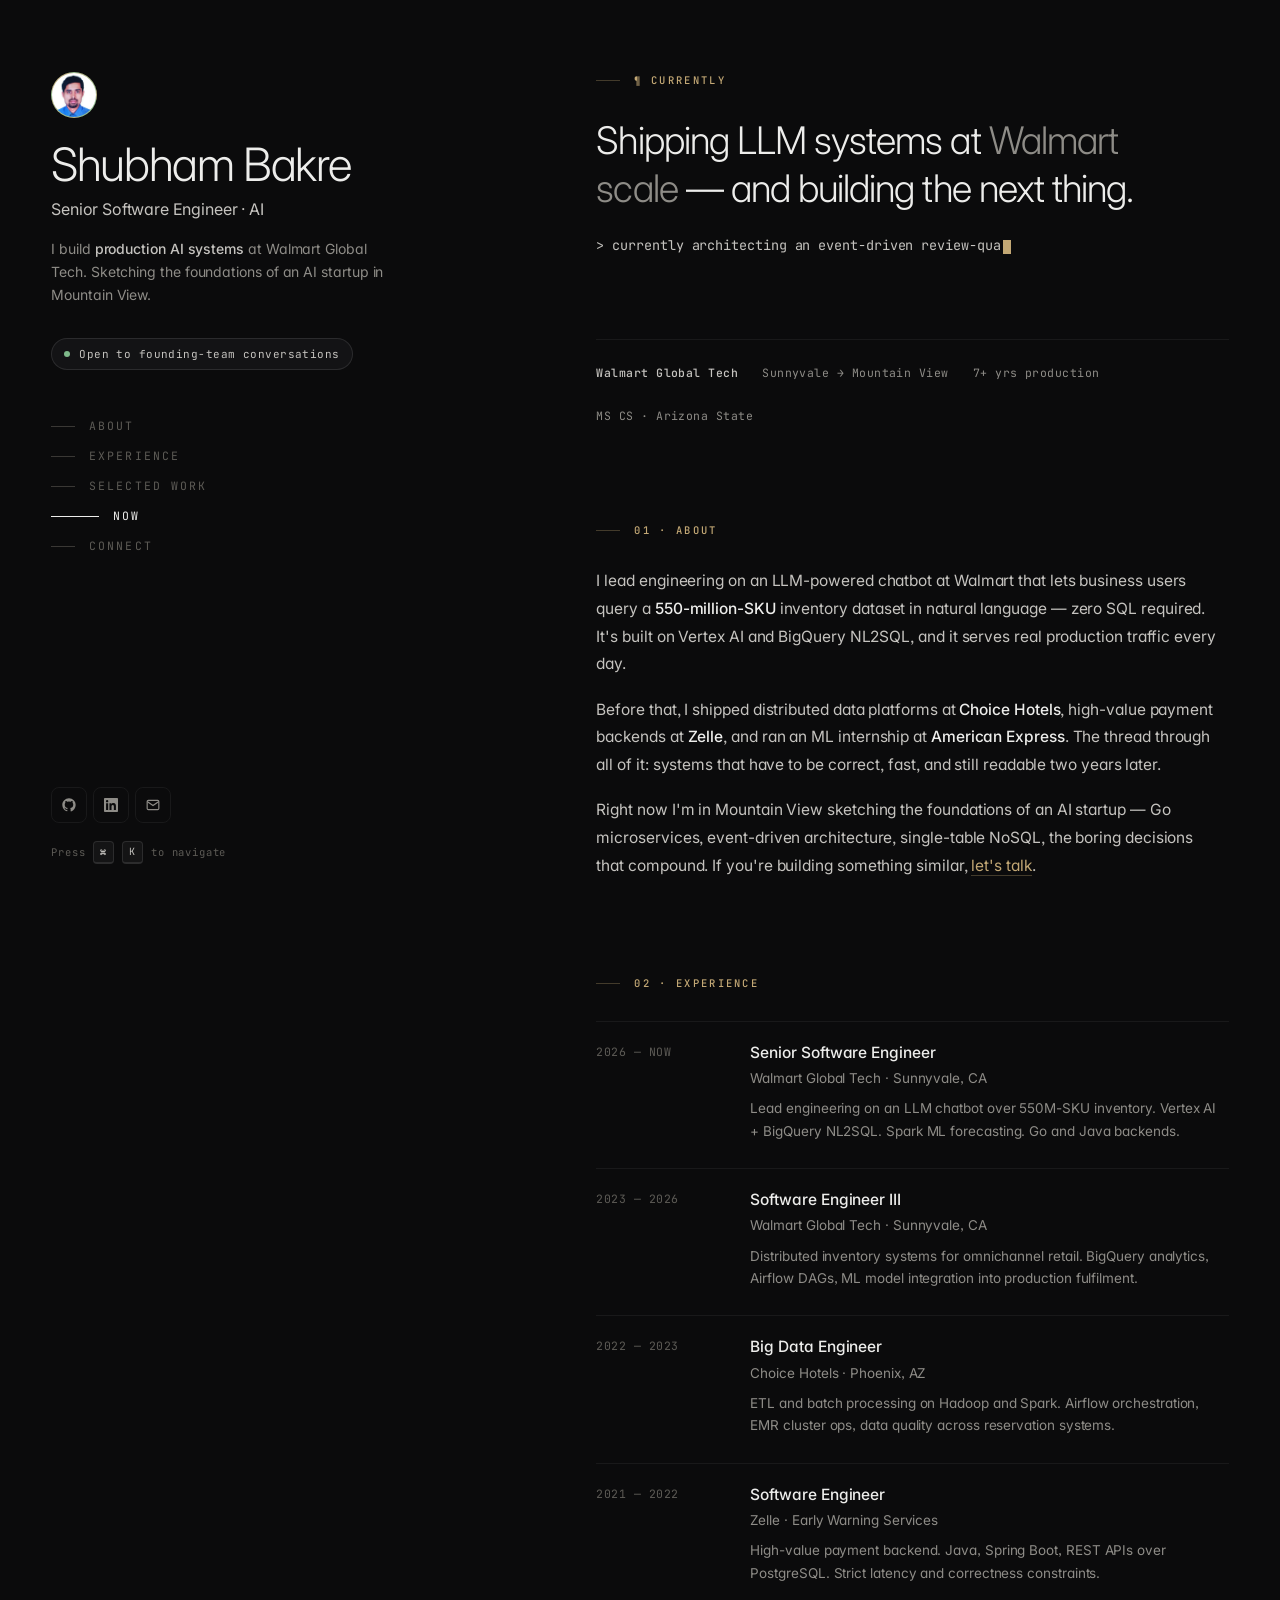
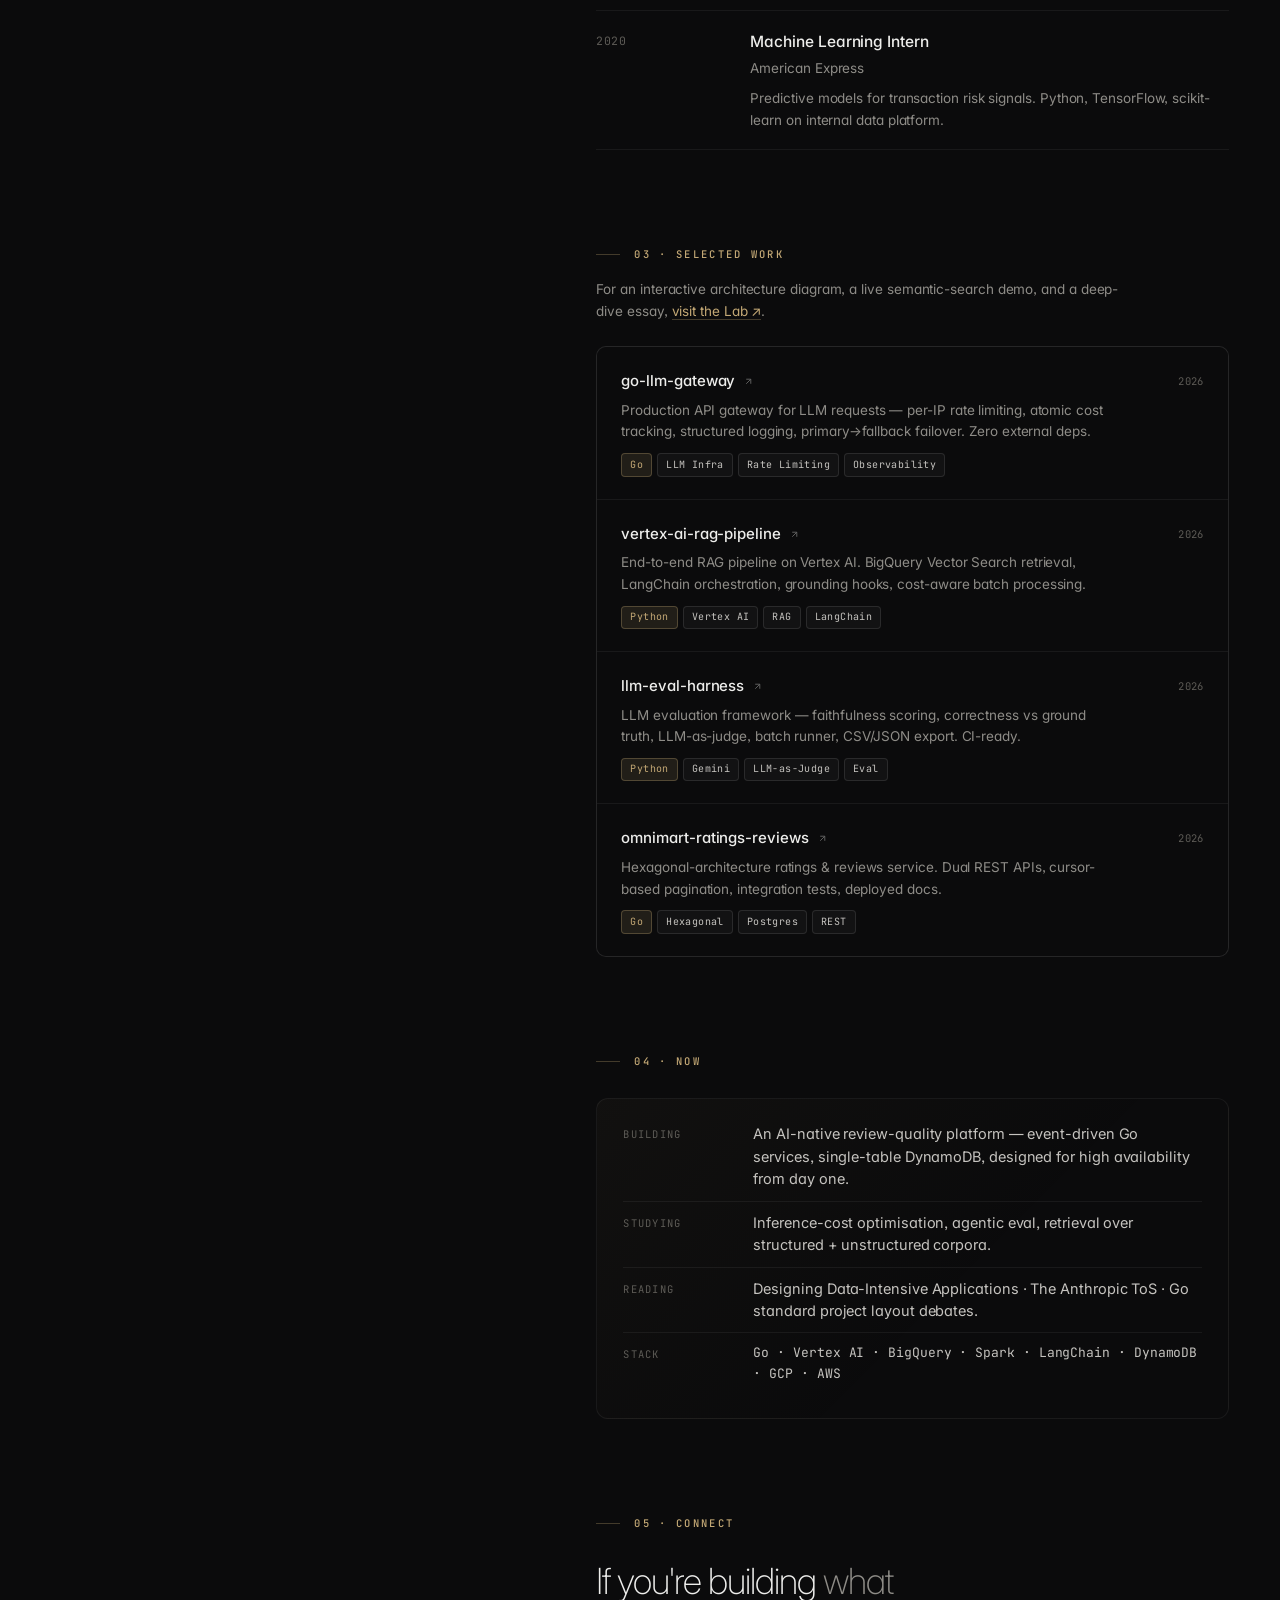
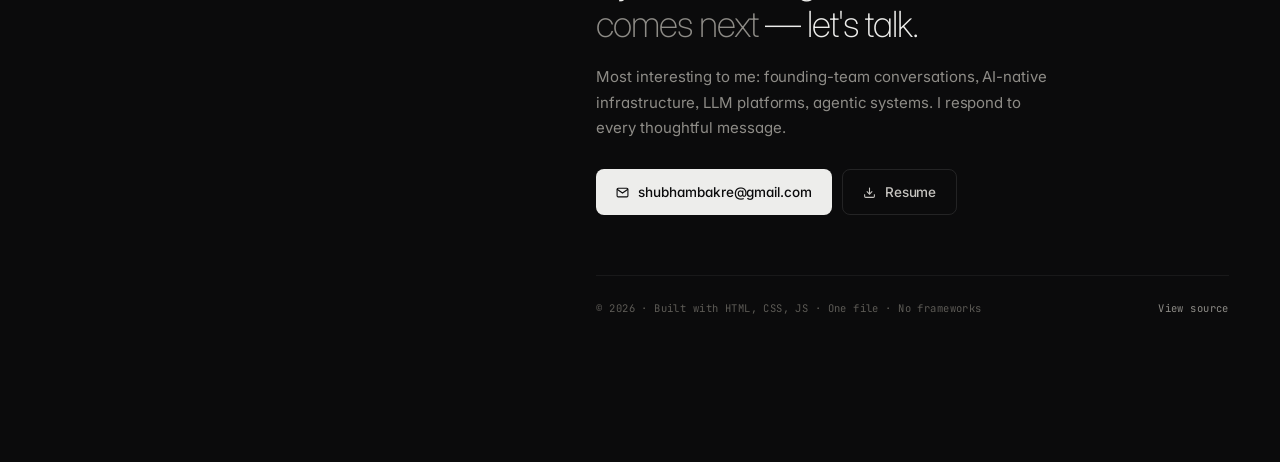
<file: index.html>
<!DOCTYPE html>
<html lang="en">
<head>
  <meta charset="UTF-8" />
  <meta name="viewport" content="width=device-width, initial-scale=1.0" />
  <title>Shubham Bakre — Senior Software Engineer · AI</title>
  <meta name="description" content="Senior Software Engineer building production AI systems at Walmart Global Tech. LLM pipelines, distributed data platforms, backend at scale. Sketching an AI startup in Mountain View." />
  <meta name="author" content="Shubham Bakre" />
  <meta property="og:type" content="website" />
  <meta property="og:url" content="https://shubhambakre.com/" />
  <meta property="og:title" content="Shubham Bakre — Senior Software Engineer · AI" />
  <meta property="og:description" content="Production AI systems · Go · Vertex AI · BigQuery · Spark at scale." />
  <meta property="og:image" content="https://shubhambakre.com/assets/og-share.png" />
  <meta property="og:image:width" content="1200" />
  <meta property="og:image:height" content="630" />
  <meta property="og:image:alt" content="Shubham Bakre — Senior Software Engineer building production AI at scale" />
  <meta name="twitter:card" content="summary_large_image" />
  <meta name="twitter:title" content="Shubham Bakre — Senior Software Engineer · AI" />
  <meta name="twitter:description" content="Production AI systems · Go · Vertex AI · BigQuery · Spark at scale." />
  <meta name="twitter:image" content="https://shubhambakre.com/assets/og-share.png" />
  <link rel="canonical" href="https://shubhambakre.com/" />
  <meta name="robots" content="index, follow" />
  <link rel="icon" type="image/svg+xml" href="/assets/favicon.svg" />
  <link rel="apple-touch-icon" href="/assets/photo.jpg" />
  <meta name="theme-color" content="#0b0b0c" />
  <link rel="preconnect" href="https://fonts.googleapis.com">
  <link rel="preconnect" href="https://fonts.gstatic.com" crossorigin>
  <link href="https://fonts.googleapis.com/css2?family=Inter:wght@200;300;400;450;500;600&family=JetBrains+Mono:wght@400;500&display=swap" rel="stylesheet">
  <script type="application/ld+json">
  {"@context":"https://schema.org","@type":"Person","name":"Shubham Bakre","url":"https://shubhambakre.com","image":"https://shubhambakre.com/assets/photo.jpg","jobTitle":"Senior Software Engineer","worksFor":{"@type":"Organization","name":"Walmart"},"alumniOf":[{"@type":"CollegeOrUniversity","name":"Arizona State University"}],"email":"shubhambakre@gmail.com","sameAs":["https://linkedin.com/in/shubhambakre","https://github.com/shubhambakre"]}
  </script>
  <script type="application/ld+json">
  {"@context":"https://schema.org","@type":"ItemList","name":"Open-source projects by Shubham Bakre","itemListElement":[
   {"@type":"SoftwareSourceCode","position":1,"name":"go-llm-gateway","description":"Production API gateway for LLM requests with per-IP rate limiting, atomic cost tracking, structured logging, and primary→fallback model failover. Zero external dependencies.","programmingLanguage":"Go","codeRepository":"https://github.com/shubhambakre/go-llm-gateway","author":{"@type":"Person","name":"Shubham Bakre"}},
   {"@type":"SoftwareSourceCode","position":2,"name":"vertex-ai-rag-pipeline","description":"End-to-end RAG pipeline on Google Vertex AI with BigQuery Vector Search, LangChain orchestration, semantic retrieval with grounding.","programmingLanguage":"Python","codeRepository":"https://github.com/shubhambakre/vertex-ai-rag-pipeline","author":{"@type":"Person","name":"Shubham Bakre"}},
   {"@type":"SoftwareSourceCode","position":3,"name":"llm-eval-harness","description":"Evaluation framework for LLM outputs — faithfulness scoring, correctness vs ground truth, LLM-as-judge, batch runner with CSV/JSON export. CI-ready.","programmingLanguage":"Python","codeRepository":"https://github.com/shubhambakre/llm-eval-harness","author":{"@type":"Person","name":"Shubham Bakre"}},
   {"@type":"SoftwareSourceCode","position":4,"name":"omnimart-ratings-reviews","description":"Hexagonal-architecture ratings & reviews service in Go with dual REST APIs, cursor-based pagination, full integration tests, deployed docs site.","programmingLanguage":"Go","codeRepository":"https://github.com/shubhambakre/omnimart-ratings-reviews","author":{"@type":"Person","name":"Shubham Bakre"}}
  ]}
  </script>
<style>
  /* ─── Tokens ─────────────────────────────────────── */
  :root {
    --bg:           #0b0b0c;
    --bg-soft:      #131315;
    --fg:           #ededeb;
    --fg2:          #c5c3bf;
    --muted:        #8e8c87;
    --subtle:       #5d5b56;
    --whisper:      #3a3835;
    --line:         rgba(255,255,255,0.06);
    --line-2:       rgba(255,255,255,0.10);
    --line-3:       rgba(255,255,255,0.16);
    --accent:       #c3a875;
    --accent-soft:  rgba(195,168,117,0.12);
    --accent-line:  rgba(195,168,117,0.30);
    --green:        #7eb98a;
    --maxw-side:    360px;
    --pad:          clamp(24px, 4vw, 56px);
  }

  *, *::before, *::after { margin:0; padding:0; box-sizing:border-box; }
  html { scroll-behavior:smooth; }
  body {
    background:var(--bg);
    color:var(--fg);
    font-family:'Inter','-apple-system',BlinkMacSystemFont,'Segoe UI',sans-serif;
    font-feature-settings:'cv11','ss01','ss03','cv02';
    -webkit-font-smoothing:antialiased;
    font-size:15px; line-height:1.65;
    letter-spacing:-0.005em;
    min-height:100vh;
  }
  ::selection { background:var(--accent-soft); color:var(--fg); }

  a { color:inherit; text-decoration:none; }
  button { font:inherit; cursor:pointer; border:none; background:none; color:inherit; }
  img { display:block; max-width:100%; }
  .mono { font-family:'JetBrains Mono',ui-monospace,SFMono-Regular,Consolas,monospace; }

  /* ─── Page grid ──────────────────────────────────── */
  .page {
    max-width:1280px; margin:0 auto;
    padding:0 var(--pad);
    display:grid;
    grid-template-columns:1fr 1.35fr;
    gap:clamp(40px,6vw,96px);
    min-height:100vh;
  }
  @media (max-width: 920px) {
    .page { grid-template-columns:1fr; gap:36px; padding-top:60px; }
  }

  /* ─── Sidebar ────────────────────────────────────── */
  aside {
    position:sticky; top:0;
    max-height:100vh;
    padding:clamp(56px,8vh,96px) 0 36px;
    display:flex; flex-direction:column;
    justify-content:space-between;
    gap:32px;
  }
  @media (max-width: 920px) {
    aside { position:relative; padding:0; max-height:none; }
  }

  .side-top { max-width:var(--maxw-side); }
  .side-avatar {
    width:46px; height:46px; border-radius:50%;
    overflow:hidden; flex-shrink:0;
    border:1px solid var(--line-2);
    background:linear-gradient(135deg,#c3a875,#7eb98a);
    display:flex; align-items:center; justify-content:center;
    font-size:13px; font-weight:600; color:#fff;
    margin-bottom:22px;
  }
  .side-avatar img { width:100%; height:100%; object-fit:cover; }

  .side-name {
    font-size:clamp(34px,3.6vw,46px);
    font-weight:300; letter-spacing:-0.03em;
    line-height:1.05; color:var(--fg);
    margin-bottom:8px;
  }
  .side-role {
    font-size:16px; font-weight:400;
    color:var(--fg2); letter-spacing:-0.01em;
    margin-bottom:14px;
  }
  .side-bio {
    font-size:14px; color:var(--muted);
    line-height:1.65; max-width:340px;
    margin-bottom:32px;
  }
  .side-bio strong { color:var(--fg2); font-weight:500; }

  .side-status {
    display:inline-flex; align-items:center; gap:9px;
    font-family:'JetBrains Mono',monospace;
    font-size:11px; letter-spacing:0.04em;
    color:var(--fg2);
    padding:6px 12px; border-radius:100px;
    background:var(--bg-soft);
    border:1px solid var(--line-2);
  }
  .pulse {
    width:6px; height:6px; border-radius:50%;
    background:var(--green);
    box-shadow:0 0 0 0 rgba(126,185,138,0.55);
    animation:pulse 2.4s infinite;
  }
  @keyframes pulse { 70% { box-shadow:0 0 0 7px rgba(126,185,138,0); } 100% { box-shadow:0 0 0 0 rgba(126,185,138,0); } }

  /* Sidebar nav */
  nav.toc {
    margin-top:42px;
    display:flex; flex-direction:column; gap:1px;
  }
  nav.toc a {
    display:flex; align-items:center; gap:14px;
    padding:5px 0;
    font-family:'JetBrains Mono',monospace;
    font-size:11.5px; letter-spacing:0.18em;
    color:var(--subtle); text-transform:uppercase;
    transition:color .18s;
  }
  nav.toc a:hover, nav.toc a.active { color:var(--fg); }
  nav.toc a .bar {
    height:1px; width:24px; background:var(--whisper);
    transition:width .22s ease, background .22s ease;
  }
  nav.toc a:hover .bar, nav.toc a.active .bar {
    width:48px; background:var(--fg);
  }

  /* Sidebar bottom */
  .side-bottom { display:flex; flex-direction:column; gap:18px; max-width:var(--maxw-side); }
  .socials {
    display:flex; gap:6px;
  }
  .socials a {
    width:36px; height:36px; border-radius:8px;
    display:flex; align-items:center; justify-content:center;
    color:var(--muted);
    transition:color .18s, background .18s, border-color .18s;
    border:1px solid var(--line);
  }
  .socials a:hover { color:var(--fg); background:var(--bg-soft); border-color:var(--line-2); }
  .socials svg { width:14px; height:14px; }

  .kbd-hint {
    display:inline-flex; align-items:center; gap:8px;
    font-family:'JetBrains Mono',monospace;
    font-size:10.5px; color:var(--subtle);
    letter-spacing:0.08em;
  }
  .kbd-hint kbd {
    display:inline-block;
    padding:2px 6px; min-width:18px; text-align:center;
    font-family:'JetBrains Mono',monospace;
    font-size:10px; color:var(--fg2);
    background:rgba(255,255,255,0.04);
    border:1px solid var(--line-2);
    border-bottom-width:2px;
    border-radius:4px;
  }

  /* ─── Main column ────────────────────────────────── */
  main { padding:clamp(56px,8vh,96px) 0 96px; min-width:0; }
  section { padding:0 0 96px; scroll-margin-top:40px; }
  section:last-of-type { padding-bottom:48px; }

  .eyebrow {
    font-family:'JetBrains Mono',monospace;
    font-size:10.5px; font-weight:500;
    letter-spacing:0.22em; text-transform:uppercase;
    color:var(--accent);
    margin-bottom:28px;
    display:flex; align-items:center; gap:14px;
  }
  .eyebrow::before { content:''; width:24px; height:1px; background:var(--accent-line); }

  /* ─── Hero ───────────────────────────────────────── */
  .hero h1 {
    font-size:clamp(28px,3vw,38px);
    font-weight:300; line-height:1.25;
    letter-spacing:-0.025em; color:var(--fg);
    margin-bottom:22px;
    max-width:24ch;
  }
  .hero h1 em {
    font-style:normal; color:var(--muted);
    font-weight:300;
  }
  .stream {
    font-family:'JetBrains Mono',monospace;
    font-size:13.5px; color:var(--fg2);
    line-height:1.7; max-width:60ch;
    margin-bottom:36px;
    min-height:5.1em;
  }
  .stream .cur {
    display:inline-block; width:8px; height:14px;
    background:var(--accent); margin-left:2px;
    vertical-align:middle;
    animation:blink 1s step-end infinite;
  }
  .stream .cur.done { animation:blink 1s step-end infinite; opacity:0.6; }
  @keyframes blink { 50% { opacity:0; } }

  .hero-meta {
    display:flex; flex-wrap:wrap; gap:24px;
    font-family:'JetBrains Mono',monospace;
    font-size:11.5px; color:var(--muted);
    letter-spacing:0.04em;
    padding-top:24px; border-top:1px solid var(--line);
  }
  .hero-meta strong { color:var(--fg2); font-weight:500; }

  /* ─── About ──────────────────────────────────────── */
  .prose p { color:var(--fg2); font-size:15.5px; line-height:1.78; margin-bottom:18px; max-width:62ch; }
  .prose p:last-child { margin-bottom:0; }
  .prose a { color:var(--accent); border-bottom:1px solid var(--accent-line); transition:border-color .2s; }
  .prose a:hover { border-bottom-color:var(--accent); }
  .prose strong { color:var(--fg); font-weight:500; }

  /* ─── Experience ─────────────────────────────────── */
  .roles { display:flex; flex-direction:column; gap:8px; }
  .role {
    display:grid; grid-template-columns:130px 1fr;
    gap:24px; padding:18px 0;
    border-top:1px solid var(--line);
    transition:border-color .2s;
  }
  .role:last-child { border-bottom:1px solid var(--line); }
  .role:hover { border-top-color:var(--line-3); }
  .role:hover + .role { border-top-color:var(--line-3); }
  .role-date {
    font-family:'JetBrains Mono',monospace;
    font-size:11.5px; color:var(--subtle);
    letter-spacing:0.04em; padding-top:3px;
  }
  .role-title { color:var(--fg); font-size:15.5px; font-weight:500; margin-bottom:2px; }
  .role-org { color:var(--muted); font-size:13.5px; margin-bottom:8px; }
  .role-desc { color:var(--muted); font-size:13.5px; line-height:1.65; max-width:58ch; }
  @media (max-width:520px) {
    .role { grid-template-columns:1fr; gap:6px; }
  }

  /* ─── Work ───────────────────────────────────────── */
  .work-grid { display:flex; flex-direction:column; gap:1px; background:var(--line); border:1px solid var(--line); border-radius:10px; overflow:hidden; }
  .work {
    background:var(--bg);
    padding:22px 24px;
    display:grid; grid-template-columns:1fr auto;
    align-items:start; gap:24px;
    transition:background .2s;
    position:relative;
  }
  .work:hover { background:var(--bg-soft); }
  .work-h {
    display:flex; align-items:center; gap:12px;
    margin-bottom:6px;
  }
  .work-name { color:var(--fg); font-size:15px; font-weight:500; letter-spacing:-0.005em; }
  .work-name svg {
    width:11px; height:11px; margin-left:4px;
    opacity:0.4; transition:transform .2s, opacity .2s;
    display:inline-block; vertical-align:-1px;
  }
  .work:hover .work-name svg { opacity:1; transform:translate(2px,-2px); color:var(--accent); }
  .work-desc { color:var(--muted); font-size:13.5px; line-height:1.6; max-width:54ch; margin-bottom:10px; }
  .tags { display:flex; flex-wrap:wrap; gap:5px; }
  .tag {
    font-family:'JetBrains Mono',monospace;
    font-size:10px; letter-spacing:0.04em;
    padding:2.5px 8px; border-radius:4px;
    color:var(--fg2);
    background:rgba(255,255,255,0.03);
    border:1px solid var(--line-2);
  }
  .tag.amber { color:var(--accent); border-color:var(--accent-line); background:var(--accent-soft); }
  .work-meta {
    font-family:'JetBrains Mono',monospace;
    font-size:10.5px; color:var(--subtle); letter-spacing:0.04em;
    white-space:nowrap; padding-top:4px;
  }

  /* ─── Now ────────────────────────────────────────── */
  .now-card {
    border:1px solid var(--line);
    border-radius:12px;
    padding:24px 26px;
    background:linear-gradient(135deg,rgba(195,168,117,0.04),transparent 60%);
  }
  .now-row {
    display:grid; grid-template-columns:110px 1fr;
    gap:20px; padding:10px 0;
    border-top:1px solid var(--line);
  }
  .now-row:first-child { border-top:none; padding-top:0; }
  .now-key {
    font-family:'JetBrains Mono',monospace;
    font-size:10.5px; color:var(--subtle); letter-spacing:0.12em; text-transform:uppercase;
    padding-top:3px;
  }
  .now-val { color:var(--fg2); font-size:14.5px; line-height:1.55; }

  /* ─── Connect ────────────────────────────────────── */
  .connect-h {
    font-size:clamp(28px,3vw,36px);
    font-weight:200; letter-spacing:-0.028em;
    line-height:1.2; margin-bottom:18px;
    max-width:18ch;
  }
  .connect-h em { font-style:normal; color:var(--muted); font-weight:200; }
  .connect-p { color:var(--muted); font-size:15px; line-height:1.7; max-width:52ch; margin-bottom:28px; }
  .connect-actions { display:flex; flex-wrap:wrap; gap:10px; }
  .btn {
    display:inline-flex; align-items:center; gap:9px;
    padding:11px 20px; border-radius:8px;
    font-size:13.5px; font-weight:500;
    transition:transform .15s, background .2s, border-color .2s;
  }
  .btn svg { width:13px; height:13px; }
  .btn-p { background:var(--fg); color:var(--bg); }
  .btn-p:hover { transform:translateY(-1px); background:#fff; }
  .btn-s { border:1px solid var(--line-2); color:var(--fg2); }
  .btn-s:hover { background:var(--bg-soft); border-color:var(--line-3); color:var(--fg); }

  /* ─── Footer ─────────────────────────────────────── */
  footer {
    margin-top:60px; padding-top:24px;
    border-top:1px solid var(--line);
    display:flex; justify-content:space-between; align-items:center;
    gap:18px; flex-wrap:wrap;
    font-family:'JetBrains Mono',monospace;
    font-size:10.5px; color:var(--subtle); letter-spacing:0.04em;
  }
  footer a { color:var(--muted); transition:color .2s; }
  footer a:hover { color:var(--fg); }

  /* ─── ⌘K Command palette ─────────────────────────── */
  .palette {
    position:fixed; inset:0; z-index:200;
    display:none; align-items:flex-start; justify-content:center;
    padding:14vh 24px 24px;
    background:rgba(8,8,9,0.66);
    backdrop-filter:blur(8px);
    -webkit-backdrop-filter:blur(8px);
  }
  .palette.open { display:flex; }
  .pal-box {
    width:100%; max-width:560px;
    background:var(--bg-soft);
    border:1px solid var(--line-3);
    border-radius:12px;
    box-shadow:0 30px 80px rgba(0,0,0,0.55), 0 0 0 1px rgba(255,255,255,0.02) inset;
    overflow:hidden;
    transform:translateY(-8px); opacity:0;
    transition:transform .22s ease, opacity .22s ease;
  }
  .palette.open .pal-box { transform:none; opacity:1; }
  .pal-input-wrap {
    display:flex; align-items:center; gap:12px;
    padding:14px 18px;
    border-bottom:1px solid var(--line);
  }
  .pal-input-wrap svg { width:14px; height:14px; color:var(--muted); }
  .pal-input {
    flex:1; background:none; border:none; outline:none;
    color:var(--fg); font:inherit; font-size:14.5px;
  }
  .pal-input::placeholder { color:var(--subtle); }
  .pal-esc {
    font-family:'JetBrains Mono',monospace; font-size:10px;
    color:var(--subtle); letter-spacing:0.06em;
    padding:3px 7px; border:1px solid var(--line-2); border-radius:4px;
  }
  .pal-list {
    max-height:54vh; overflow-y:auto;
    padding:6px 0;
  }
  .pal-section {
    font-family:'JetBrains Mono',monospace;
    font-size:9.5px; letter-spacing:0.2em; text-transform:uppercase;
    color:var(--subtle); padding:10px 18px 6px;
  }
  .pal-item {
    display:flex; align-items:center; gap:12px;
    padding:9px 18px;
    cursor:pointer; color:var(--fg2);
    font-size:13.5px;
    border-left:2px solid transparent;
    transition:background .12s;
  }
  .pal-item .ico { width:18px; height:18px; color:var(--muted); display:inline-flex; align-items:center; justify-content:center; flex-shrink:0; }
  .pal-item .ico svg { width:13px; height:13px; }
  .pal-item .ttl { flex:1; }
  .pal-item .hint { font-family:'JetBrains Mono',monospace; font-size:10px; color:var(--subtle); letter-spacing:0.04em; }
  .pal-item.sel {
    background:rgba(195,168,117,0.08);
    border-left-color:var(--accent);
    color:var(--fg);
  }
  .pal-item.sel .ico, .pal-item.sel .hint { color:var(--accent); }
  .pal-empty {
    padding:32px 18px; text-align:center;
    color:var(--subtle); font-size:13px;
  }

  /* ─── Mobile menu trigger ────────────────────────── */
  .mobile-cmd {
    display:none; position:fixed; top:14px; right:14px; z-index:50;
    padding:7px 11px; border-radius:8px;
    background:var(--bg-soft); border:1px solid var(--line-2);
    color:var(--fg2); font-family:'JetBrains Mono',monospace;
    font-size:10.5px; letter-spacing:0.06em;
  }
  @media (max-width:920px) { .mobile-cmd { display:block; } }
</style>
</head>
<body>

<button class="mobile-cmd" id="mobileCmd">⌘K</button>

<div class="page">

  <!-- ─── SIDEBAR ─── -->
  <aside>
    <div class="side-top">
      <div class="side-avatar"><img src="assets/photo.jpg" alt="" onerror="this.parentNode.innerHTML='SB'"></div>
      <h1 class="side-name">Shubham Bakre</h1>
      <div class="side-role">Senior Software Engineer · AI</div>
      <p class="side-bio">
        I build <strong>production AI systems</strong> at Walmart Global Tech.
        Sketching the foundations of an AI startup in Mountain View.
      </p>
      <div class="side-status">
        <span class="pulse"></span>
        Open to founding-team conversations
      </div>

      <nav class="toc" id="toc">
        <a href="#about"><span class="bar"></span>About</a>
        <a href="#experience"><span class="bar"></span>Experience</a>
        <a href="#work"><span class="bar"></span>Selected work</a>
        <a href="#now"><span class="bar"></span>Now</a>
        <a href="#connect"><span class="bar"></span>Connect</a>
      </nav>
    </div>

    <div class="side-bottom">
      <div class="socials">
        <a href="https://github.com/shubhambakre" target="_blank" rel="noopener" aria-label="GitHub">
          <svg viewBox="0 0 24 24" fill="currentColor"><path d="M12 .5C5.65.5.5 5.65.5 12c0 5.08 3.29 9.39 7.86 10.91.58.1.79-.25.79-.55v-2.07c-3.2.7-3.88-1.36-3.88-1.36-.52-1.33-1.27-1.69-1.27-1.69-1.04-.71.08-.7.08-.7 1.15.08 1.76 1.18 1.76 1.18 1.02 1.75 2.68 1.25 3.34.95.1-.74.4-1.25.73-1.54-2.55-.29-5.24-1.28-5.24-5.69 0-1.26.45-2.28 1.18-3.09-.12-.29-.51-1.46.11-3.04 0 0 .96-.31 3.15 1.18a10.95 10.95 0 015.73 0c2.19-1.49 3.15-1.18 3.15-1.18.62 1.58.23 2.75.11 3.04.74.81 1.18 1.83 1.18 3.09 0 4.42-2.7 5.39-5.27 5.68.41.36.78 1.06.78 2.14v3.17c0 .31.21.66.79.55 4.57-1.52 7.86-5.83 7.86-10.91C23.5 5.65 18.35.5 12 .5z"/></svg>
        </a>
        <a href="https://linkedin.com/in/shubhambakre" target="_blank" rel="noopener" aria-label="LinkedIn">
          <svg viewBox="0 0 24 24" fill="currentColor"><path d="M20.45 20.45h-3.55v-5.57c0-1.33-.03-3.04-1.85-3.04-1.85 0-2.14 1.45-2.14 2.94v5.67H9.36V9h3.41v1.56h.05c.47-.9 1.63-1.85 3.36-1.85 3.6 0 4.27 2.37 4.27 5.45v6.29zM5.34 7.43a2.06 2.06 0 110-4.12 2.06 2.06 0 010 4.12zm1.78 13.02H3.56V9h3.56v11.45zM22.23 0H1.77C.79 0 0 .77 0 1.72v20.56C0 23.23.79 24 1.77 24h20.46c.98 0 1.77-.77 1.77-1.72V1.72C24 .77 23.21 0 22.23 0z"/></svg>
        </a>
        <a href="mailto:shubhambakre@gmail.com" aria-label="Email">
          <svg viewBox="0 0 24 24" fill="none" stroke="currentColor" stroke-width="2"><path d="M4 4h16c1.1 0 2 .9 2 2v12c0 1.1-.9 2-2 2H4c-1.1 0-2-.9-2-2V6c0-1.1.9-2 2-2z"/><polyline points="22,6 12,13 2,6"/></svg>
        </a>
      </div>
      <div class="kbd-hint">
        Press <kbd>⌘</kbd><kbd>K</kbd> to navigate
      </div>
    </div>
  </aside>

  <!-- ─── MAIN ─── -->
  <main>

    <section class="hero" id="hero">
      <div class="eyebrow">¶ Currently</div>
      <h1>Shipping LLM systems at <em>Walmart scale</em> — and building the next thing.</h1>
      <div class="stream" id="stream"><span class="cur"></span></div>
      <div class="hero-meta">
        <div><strong>Walmart Global Tech</strong></div>
        <div>Sunnyvale → Mountain View</div>
        <div>7+ yrs production</div>
        <div>MS CS · Arizona State</div>
      </div>
    </section>

    <section id="about">
      <div class="eyebrow">01 · About</div>
      <div class="prose">
        <p>I lead engineering on an LLM-powered chatbot at Walmart that lets business users query a <strong>550-million-SKU</strong> inventory dataset in natural language — zero SQL required. It's built on Vertex AI and BigQuery NL2SQL, and it serves real production traffic every day.</p>
        <p>Before that, I shipped distributed data platforms at <strong>Choice Hotels</strong>, high-value payment backends at <strong>Zelle</strong>, and ran an ML internship at <strong>American Express</strong>. The thread through all of it: systems that have to be correct, fast, and still readable two years later.</p>
        <p>Right now I'm in Mountain View sketching the foundations of an AI startup — Go microservices, event-driven architecture, single-table NoSQL, the boring decisions that compound. If you're building something similar, <a href="mailto:shubhambakre@gmail.com">let's talk</a>.</p>
      </div>
    </section>

    <section id="experience">
      <div class="eyebrow">02 · Experience</div>
      <div class="roles">

        <div class="role">
          <div class="role-date">2026 — NOW</div>
          <div>
            <div class="role-title">Senior Software Engineer</div>
            <div class="role-org">Walmart Global Tech · Sunnyvale, CA</div>
            <div class="role-desc">Lead engineering on an LLM chatbot over 550M-SKU inventory. Vertex AI + BigQuery NL2SQL. Spark ML forecasting. Go and Java backends.</div>
          </div>
        </div>

        <div class="role">
          <div class="role-date">2023 — 2026</div>
          <div>
            <div class="role-title">Software Engineer III</div>
            <div class="role-org">Walmart Global Tech · Sunnyvale, CA</div>
            <div class="role-desc">Distributed inventory systems for omnichannel retail. BigQuery analytics, Airflow DAGs, ML model integration into production fulfilment.</div>
          </div>
        </div>

        <div class="role">
          <div class="role-date">2022 — 2023</div>
          <div>
            <div class="role-title">Big Data Engineer</div>
            <div class="role-org">Choice Hotels · Phoenix, AZ</div>
            <div class="role-desc">ETL and batch processing on Hadoop and Spark. Airflow orchestration, EMR cluster ops, data quality across reservation systems.</div>
          </div>
        </div>

        <div class="role">
          <div class="role-date">2021 — 2022</div>
          <div>
            <div class="role-title">Software Engineer</div>
            <div class="role-org">Zelle · Early Warning Services</div>
            <div class="role-desc">High-value payment backend. Java, Spring Boot, REST APIs over PostgreSQL. Strict latency and correctness constraints.</div>
          </div>
        </div>

        <div class="role">
          <div class="role-date">2020</div>
          <div>
            <div class="role-title">Machine Learning Intern</div>
            <div class="role-org">American Express</div>
            <div class="role-desc">Predictive models for transaction risk signals. Python, TensorFlow, scikit-learn on internal data platform.</div>
          </div>
        </div>

      </div>
    </section>

    <section id="work">
      <div class="eyebrow">03 · Selected work</div>
      <p style="color:var(--muted);font-size:13.5px;margin:-14px 0 24px;max-width:60ch;">
        For an interactive architecture diagram, a live semantic-search demo, and a deep-dive essay,
        <a href="/lab.html" style="color:var(--accent);border-bottom:1px solid var(--accent-line);transition:border-color .2s">visit the Lab&nbsp;↗</a>.
      </p>
      <div class="work-grid">

        <a class="work" href="https://github.com/shubhambakre/go-llm-gateway" target="_blank" rel="noopener">
          <div>
            <div class="work-h">
              <span class="work-name">go-llm-gateway
                <svg viewBox="0 0 24 24" fill="none" stroke="currentColor" stroke-width="2"><path d="M7 17L17 7M7 7h10v10"/></svg>
              </span>
            </div>
            <div class="work-desc">Production API gateway for LLM requests — per-IP rate limiting, atomic cost tracking, structured logging, primary→fallback failover. Zero external deps.</div>
            <div class="tags">
              <span class="tag amber">Go</span><span class="tag">LLM Infra</span><span class="tag">Rate Limiting</span><span class="tag">Observability</span>
            </div>
          </div>
          <div class="work-meta">2026</div>
        </a>

        <a class="work" href="https://github.com/shubhambakre/vertex-ai-rag-pipeline" target="_blank" rel="noopener">
          <div>
            <div class="work-h">
              <span class="work-name">vertex-ai-rag-pipeline
                <svg viewBox="0 0 24 24" fill="none" stroke="currentColor" stroke-width="2"><path d="M7 17L17 7M7 7h10v10"/></svg>
              </span>
            </div>
            <div class="work-desc">End-to-end RAG pipeline on Vertex AI. BigQuery Vector Search retrieval, LangChain orchestration, grounding hooks, cost-aware batch processing.</div>
            <div class="tags">
              <span class="tag amber">Python</span><span class="tag">Vertex AI</span><span class="tag">RAG</span><span class="tag">LangChain</span>
            </div>
          </div>
          <div class="work-meta">2026</div>
        </a>

        <a class="work" href="https://github.com/shubhambakre/llm-eval-harness" target="_blank" rel="noopener">
          <div>
            <div class="work-h">
              <span class="work-name">llm-eval-harness
                <svg viewBox="0 0 24 24" fill="none" stroke="currentColor" stroke-width="2"><path d="M7 17L17 7M7 7h10v10"/></svg>
              </span>
            </div>
            <div class="work-desc">LLM evaluation framework — faithfulness scoring, correctness vs ground truth, LLM-as-judge, batch runner, CSV/JSON export. CI-ready.</div>
            <div class="tags">
              <span class="tag amber">Python</span><span class="tag">Gemini</span><span class="tag">LLM-as-Judge</span><span class="tag">Eval</span>
            </div>
          </div>
          <div class="work-meta">2026</div>
        </a>

        <a class="work" href="https://github.com/shubhambakre/omnimart-ratings-reviews" target="_blank" rel="noopener">
          <div>
            <div class="work-h">
              <span class="work-name">omnimart-ratings-reviews
                <svg viewBox="0 0 24 24" fill="none" stroke="currentColor" stroke-width="2"><path d="M7 17L17 7M7 7h10v10"/></svg>
              </span>
            </div>
            <div class="work-desc">Hexagonal-architecture ratings & reviews service. Dual REST APIs, cursor-based pagination, integration tests, deployed docs.</div>
            <div class="tags">
              <span class="tag amber">Go</span><span class="tag">Hexagonal</span><span class="tag">Postgres</span><span class="tag">REST</span>
            </div>
          </div>
          <div class="work-meta">2026</div>
        </a>

      </div>
    </section>

    <section id="now">
      <div class="eyebrow">04 · Now</div>
      <div class="now-card">
        <div class="now-row">
          <div class="now-key">Building</div>
          <div class="now-val">An AI-native review-quality platform — event-driven Go services, single-table DynamoDB, designed for high availability from day one.</div>
        </div>
        <div class="now-row">
          <div class="now-key">Studying</div>
          <div class="now-val">Inference-cost optimisation, agentic eval, retrieval over structured + unstructured corpora.</div>
        </div>
        <div class="now-row">
          <div class="now-key">Reading</div>
          <div class="now-val">Designing Data-Intensive Applications · The Anthropic ToS · Go standard project layout debates.</div>
        </div>
        <div class="now-row">
          <div class="now-key">Stack</div>
          <div class="now-val mono" style="font-size:13px;">Go · Vertex AI · BigQuery · Spark · LangChain · DynamoDB · GCP · AWS</div>
        </div>
      </div>
    </section>

    <section id="connect">
      <div class="eyebrow">05 · Connect</div>
      <h2 class="connect-h">If you're building <em>what comes next</em> — let's talk.</h2>
      <p class="connect-p">
        Most interesting to me: founding-team conversations, AI-native infrastructure, LLM platforms, agentic systems.
        I respond to every thoughtful message.
      </p>
      <div class="connect-actions">
        <a href="mailto:shubhambakre@gmail.com" class="btn btn-p">
          <svg viewBox="0 0 24 24" fill="none" stroke="currentColor" stroke-width="2"><path d="M4 4h16c1.1 0 2 .9 2 2v12c0 1.1-.9 2-2 2H4c-1.1 0-2-.9-2-2V6c0-1.1.9-2 2-2z"/><polyline points="22,6 12,13 2,6"/></svg>
          shubhambakre@gmail.com
        </a>
        <a href="assets/resume.pdf" download class="btn btn-s">
          <svg viewBox="0 0 24 24" fill="none" stroke="currentColor" stroke-width="2"><path d="M21 15v4a2 2 0 01-2 2H5a2 2 0 01-2-2v-4"/><polyline points="7 10 12 15 17 10"/><line x1="12" y1="15" x2="12" y2="3"/></svg>
          Resume
        </a>
      </div>

      <footer>
        <div>© 2026 · Built with HTML, CSS, JS · One file · No frameworks</div>
        <div><a href="https://github.com/shubhambakre/shubhambakre.github.io" target="_blank" rel="noopener">View source</a></div>
      </footer>
    </section>

  </main>
</div>

<!-- ─── ⌘K Command Palette ─── -->
<div class="palette" id="palette" aria-hidden="true">
  <div class="pal-box" role="dialog" aria-modal="true">
    <div class="pal-input-wrap">
      <svg viewBox="0 0 24 24" fill="none" stroke="currentColor" stroke-width="2"><circle cx="11" cy="11" r="7"/><path d="M21 21l-4.3-4.3"/></svg>
      <input class="pal-input" id="palInput" type="text" placeholder="Type to search — sections, projects, actions…" />
      <span class="pal-esc">ESC</span>
    </div>
    <div class="pal-list" id="palList"></div>
  </div>
</div>

<script>
// ════════════════════════════════════════════════════
//  Streaming hero subtitle
// ════════════════════════════════════════════════════
(() => {
  const target = document.getElementById('stream');
  const text =
    "> currently architecting an event-driven review-quality platform.\n" +
    "> Go microservices · single-table DynamoDB · LLM scoring at the edge.\n" +
    "> open to founding-team conversations.";
  let i = 0;
  const cur = '<span class="cur"></span>';
  target.innerHTML = cur;
  const tick = () => {
    if (i >= text.length) { target.innerHTML = text.slice(0, i).replace(/\n/g, '<br>') + '<span class="cur done"></span>'; return; }
    target.innerHTML = text.slice(0, i).replace(/\n/g, '<br>') + cur;
    i += 1;
    const delay = text[i-1] === '\n' ? 200 : text[i-1] === '.' ? 80 : 22 + Math.random() * 14;
    setTimeout(tick, delay);
  };
  setTimeout(tick, 400);
})();

// ════════════════════════════════════════════════════
//  Scroll-spy nav
// ════════════════════════════════════════════════════
(() => {
  const links = document.querySelectorAll('nav.toc a');
  const ids   = [...links].map(a => a.getAttribute('href').slice(1));
  const setActive = (id) => {
    links.forEach(a => a.classList.toggle('active', a.getAttribute('href') === '#' + id));
  };
  const io = new IntersectionObserver((entries) => {
    const visible = entries.filter(e => e.isIntersecting)
      .sort((a, b) => b.intersectionRatio - a.intersectionRatio)[0];
    if (visible) setActive(visible.target.id);
  }, { rootMargin:'-30% 0px -55% 0px', threshold:[0, 0.25, 0.5, 0.75, 1] });
  ids.forEach(id => {
    const el = document.getElementById(id);
    if (el) io.observe(el);
  });
})();

// ════════════════════════════════════════════════════
//  ⌘K Command palette
// ════════════════════════════════════════════════════
(() => {
  const palette = document.getElementById('palette');
  const input   = document.getElementById('palInput');
  const list    = document.getElementById('palList');
  const mobile  = document.getElementById('mobileCmd');

  const ITEMS = [
    // Navigation
    { kind:'nav', label:'Hero',         hint:'top',       action: () => goto('#hero') },
    { kind:'nav', label:'About',        hint:'01',        action: () => goto('#about') },
    { kind:'nav', label:'Experience',   hint:'02',        action: () => goto('#experience') },
    { kind:'nav', label:'Selected work', hint:'03',       action: () => goto('#work') },
    { kind:'nav', label:'Now',          hint:'04',        action: () => goto('#now') },
    { kind:'nav', label:'Connect',      hint:'05',        action: () => goto('#connect') },
    { kind:'nav', label:'Lab — diagrams · demo · essay', hint:'↗', action: () => location.href = '/lab.html' },
    // Projects
    { kind:'proj', label:'go-llm-gateway',          hint:'Go',     action: () => open('https://github.com/shubhambakre/go-llm-gateway') },
    { kind:'proj', label:'vertex-ai-rag-pipeline',  hint:'Python', action: () => open('https://github.com/shubhambakre/vertex-ai-rag-pipeline') },
    { kind:'proj', label:'llm-eval-harness',        hint:'Python', action: () => open('https://github.com/shubhambakre/llm-eval-harness') },
    { kind:'proj', label:'omnimart-ratings-reviews',hint:'Go',     action: () => open('https://github.com/shubhambakre/omnimart-ratings-reviews') },
    // Actions
    { kind:'act', label:'Email Shubham',     hint:'mailto',    action: () => location.href = 'mailto:shubhambakre@gmail.com' },
    { kind:'act', label:'Download resume',   hint:'pdf',       action: () => { const a=document.createElement('a'); a.href='assets/resume.pdf'; a.download='shubham-bakre-resume.pdf'; a.click(); } },
    { kind:'act', label:'Copy email',        hint:'clipboard', action: () => { navigator.clipboard.writeText('shubhambakre@gmail.com'); flash('Copied'); } },
    { kind:'act', label:'Open GitHub',       hint:'↗',         action: () => open('https://github.com/shubhambakre') },
    { kind:'act', label:'Open LinkedIn',     hint:'↗',         action: () => open('https://linkedin.com/in/shubhambakre') },
  ];

  function open(url) { window.open(url, '_blank', 'noopener'); }
  function goto(hash) { location.hash = hash; }

  function flash(msg) {
    const f = document.createElement('div');
    f.textContent = msg;
    f.style.cssText = 'position:fixed;bottom:24px;left:50%;transform:translateX(-50%);background:#141416;border:1px solid rgba(255,255,255,.12);color:#ededeb;padding:9px 18px;border-radius:8px;font:500 12px Inter;letter-spacing:.04em;z-index:300;';
    document.body.appendChild(f);
    setTimeout(() => f.remove(), 1400);
  }

  // Fuzzy match — subsequence + token-prefix scoring
  function score(q, label) {
    if (!q) return 1;
    const Q = q.toLowerCase(), L = label.toLowerCase();
    if (L.includes(Q)) return 100 - L.indexOf(Q);
    let qi = 0, s = 0;
    for (let i = 0; i < L.length && qi < Q.length; i++) {
      if (L[i] === Q[qi]) { s++; qi++; }
    }
    return qi === Q.length ? s : -1;
  }

  let filtered = [];
  let sel = 0;

  function render(q='') {
    filtered = ITEMS
      .map(it => ({ it, s: score(q, it.label) }))
      .filter(x => x.s >= 0)
      .sort((a, b) => b.s - a.s)
      .map(x => x.it);

    sel = 0;
    if (filtered.length === 0) {
      list.innerHTML = `<div class="pal-empty">No matches for "${q}". Try <em>about</em>, <em>email</em>, <em>resume</em>.</div>`;
      return;
    }

    const groups = { nav:'Navigate', proj:'Projects', act:'Actions' };
    let html = ''; let lastKind = null;
    filtered.forEach((it, i) => {
      if (it.kind !== lastKind) {
        html += `<div class="pal-section">${groups[it.kind]}</div>`;
        lastKind = it.kind;
      }
      const icon = it.kind === 'nav'  ? '↳'
                 : it.kind === 'proj' ? '◆'
                 : '⌁';
      html += `<div class="pal-item ${i === sel ? 'sel' : ''}" data-i="${i}">
        <span class="ico">${icon}</span>
        <span class="ttl">${it.label}</span>
        <span class="hint">${it.hint}</span>
      </div>`;
    });
    list.innerHTML = html;
  }

  function highlight() {
    [...list.querySelectorAll('.pal-item')].forEach((el, i) => el.classList.toggle('sel', i === sel));
    const el = list.querySelector('.pal-item.sel');
    if (el) el.scrollIntoView({ block:'nearest' });
  }

  function openPalette() {
    palette.classList.add('open');
    palette.setAttribute('aria-hidden', 'false');
    input.value = '';
    render('');
    setTimeout(() => input.focus(), 30);
  }
  function closePalette() {
    palette.classList.remove('open');
    palette.setAttribute('aria-hidden', 'true');
  }

  document.addEventListener('keydown', (e) => {
    if ((e.metaKey || e.ctrlKey) && e.key.toLowerCase() === 'k') { e.preventDefault(); palette.classList.contains('open') ? closePalette() : openPalette(); return; }
    if (e.key === '/' && document.activeElement.tagName !== 'INPUT' && document.activeElement.tagName !== 'TEXTAREA' && !palette.classList.contains('open')) {
      e.preventDefault(); openPalette(); return;
    }
    if (!palette.classList.contains('open')) return;
    if (e.key === 'Escape') { closePalette(); return; }
    if (e.key === 'ArrowDown') { e.preventDefault(); sel = Math.min(sel + 1, filtered.length - 1); highlight(); }
    if (e.key === 'ArrowUp')   { e.preventDefault(); sel = Math.max(sel - 1, 0); highlight(); }
    if (e.key === 'Enter')     {
      e.preventDefault();
      const it = filtered[sel]; if (it) { it.action(); closePalette(); }
    }
  });

  input.addEventListener('input', () => render(input.value));

  list.addEventListener('click', (e) => {
    const row = e.target.closest('.pal-item');
    if (!row) return;
    const i = +row.dataset.i;
    const it = filtered[i];
    if (it) { it.action(); closePalette(); }
  });

  palette.addEventListener('click', (e) => { if (e.target === palette) closePalette(); });
  mobile.addEventListener('click', openPalette);
})();
</script>

</body>
</html>
</file>
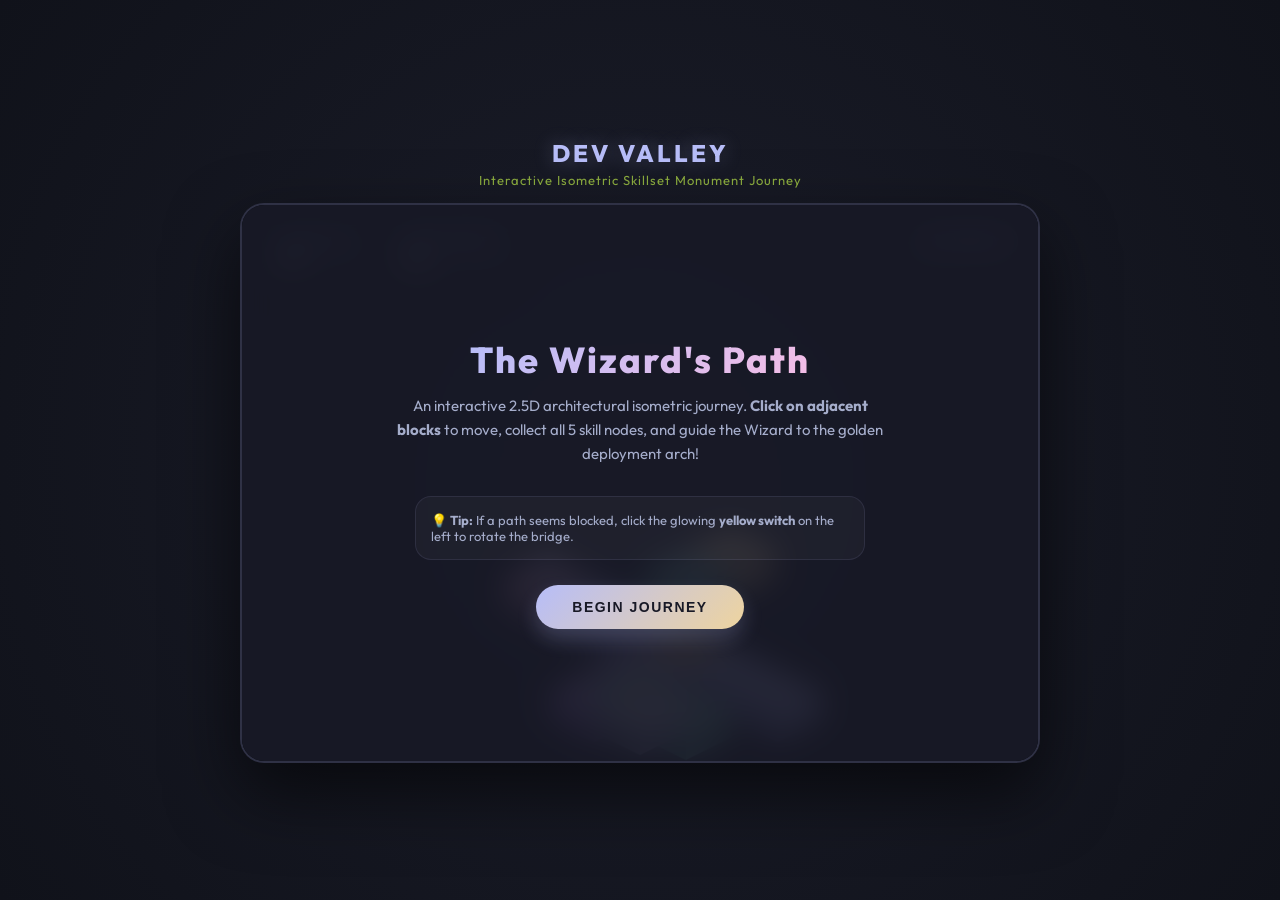
<file: game.html>
<!DOCTYPE html>
<html lang="en">
<head>
    <meta charset="UTF-8">
    <meta name="viewport" content="width=device-width, initial-scale=1.0">
    <title>DevValley: A Monument & Mario Fusion</title>
    <style>
        @import url('https://fonts.googleapis.com/css2?family=Outfit:wght@300;400;600;800&family=Press+Start+2P&display=swap');
        
        * {
            box-sizing: border-box;
            margin: 0;
            padding: 0;
        }

        body {
            background: radial-gradient(circle at center, #1b1d2a 0%, #10121a 100%);
            color: #cad3f5;
            font-family: 'Outfit', sans-serif;
            display: flex;
            justify-content: center;
            align-items: center;
            min-height: 100vh;
            overflow: hidden;
            user-select: none;
        }

        #app-container {
            display: flex;
            flex-direction: column;
            align-items: center;
            gap: 15px;
        }

        .header {
            text-align: center;
        }

        .header h1 {
            font-size: 24px;
            font-weight: 800;
            letter-spacing: 3px;
            color: #b7bdf8;
            text-shadow: 0 0 20px rgba(183, 189, 248, 0.3);
            text-transform: uppercase;
        }

        .header p {
            font-size: 13px;
            color: #8cad3f;
            margin-top: 4px;
            letter-spacing: 1px;
        }

        #game-frame {
            position: relative;
            width: 800px;
            height: 560px;
            border-radius: 24px;
            overflow: hidden;
            border: 2px solid rgba(183, 189, 248, 0.15);
            background: #181926;
            box-shadow: 0 30px 70px rgba(0,0,0,0.6), inset 0 0 30px rgba(183, 189, 248, 0.05);
        }

        canvas {
            display: block;
            width: 100%;
            height: 100%;
            cursor: default;
        }

        /* Ambient Audio Control */
        .audio-btn {
            position: absolute;
            top: 20px;
            right: 20px;
            background: rgba(36, 39, 57, 0.7);
            border: 1px solid rgba(183, 189, 248, 0.2);
            color: #cad3f5;
            padding: 8px 14px;
            border-radius: 30px;
            cursor: pointer;
            display: flex;
            align-items: center;
            gap: 8px;
            font-size: 12px;
            z-index: 10;
            transition: all 0.25s ease;
            backdrop-filter: blur(10px);
        }

        .audio-btn:hover {
            background: rgba(183, 189, 248, 0.15);
            transform: scale(1.05);
        }

        /* Overlay UI Screens */
        .screen {
            position: absolute;
            top: 0;
            left: 0;
            width: 100%;
            height: 100%;
            background: rgba(24, 25, 38, 0.92);
            display: flex;
            flex-direction: column;
            justify-content: center;
            align-items: center;
            backdrop-filter: blur(15px);
            z-index: 20;
            padding: 40px;
            text-align: center;
            transition: opacity 0.4s ease;
        }

        .screen h2 {
            font-size: 36px;
            font-weight: 800;
            background: linear-gradient(135deg, #b7bdf8 0%, #f5bde6 100%);
            -webkit-background-clip: text;
            -webkit-text-fill-color: transparent;
            margin-bottom: 12px;
            letter-spacing: 2px;
        }

        .screen p {
            font-size: 15px;
            color: #a5adcb;
            max-width: 500px;
            line-height: 1.6;
            margin-bottom: 30px;
        }

        .btn {
            background: linear-gradient(135deg, #b7bdf8 0%, #eed49f 100%);
            border: none;
            color: #181926;
            padding: 14px 36px;
            font-size: 14px;
            font-weight: 800;
            letter-spacing: 1.5px;
            text-transform: uppercase;
            border-radius: 40px;
            cursor: pointer;
            transition: all 0.3s cubic-bezier(0.175, 0.885, 0.32, 1.275);
            box-shadow: 0 10px 20px rgba(183, 189, 248, 0.2);
        }

        .btn:hover {
            transform: translateY(-4px);
            box-shadow: 0 15px 30px rgba(183, 189, 248, 0.35);
        }

        .btn:active {
            transform: translateY(1px);
        }

        /* Top HUD */
        #hud {
            position: absolute;
            top: 20px;
            left: 20px;
            display: flex;
            gap: 15px;
            pointer-events: none;
            z-index: 10;
        }

        .hud-panel {
            background: rgba(24, 25, 38, 0.7);
            border: 1px solid rgba(183, 189, 248, 0.1);
            backdrop-filter: blur(10px);
            padding: 8px 16px;
            border-radius: 16px;
            display: flex;
            flex-direction: column;
            gap: 2px;
            box-shadow: 0 10px 30px rgba(0,0,0,0.25);
        }

        .hud-lbl {
            font-size: 10px;
            text-transform: uppercase;
            letter-spacing: 1px;
            color: #8ad3f5;
            font-weight: 800;
        }

        .hud-val {
            font-size: 16px;
            font-weight: 700;
            color: #ffffff;
        }
    </style>
</head>
<body>

    <div id="app-container">
        <div class="header">
            <h1>DEV VALLEY</h1>
            <p>Interactive Isometric Skillset Monument Journey</p>
        </div>

        <div id="game-frame">
            <button class="audio-btn" onclick="toggleAudio()">
                <span id="audio-icon">🔊</span> <span id="audio-txt">Audio: On</span>
            </button>

            <div id="hud">
                <div class="hud-panel">
                    <span class="hud-lbl">Core Skills</span>
                    <span class="hud-val" id="skills-count">0/5</span>
                </div>
                <div class="hud-panel">
                    <span class="hud-lbl">Sprint Budget</span>
                    <span class="hud-val" id="time-left">60s</span>
                </div>
            </div>

            <!-- Start Screen -->
            <div id="start-screen" class="screen">
                <h2>The Wizard's Path</h2>
                <p>An interactive 2.5D architectural isometric journey. <b>Click on adjacent blocks</b> to move, collect all 5 skill nodes, and guide the Wizard to the golden deployment arch!</p>
                
                <div style="background: rgba(255,255,255,0.03); border: 1px solid rgba(183,189,248,0.1); border-radius: 16px; padding: 15px; margin-bottom: 25px; text-align: left; font-size: 13px; color: #a5adcb; max-width: 450px;">
                    💡 <b>Tip:</b> If a path seems blocked, click the glowing <b>yellow switch</b> on the left to rotate the bridge.
                </div>
                <button class="btn" onclick="startGame()">Begin Journey</button>
            </div>

            <!-- Game Over Screen -->
            <div id="fail-screen" class="screen" style="display:none; opacity:0;">
                <h2 style="color:#ee99a0;">Sprint Budget Exhausted</h2>
                <p>The deployment was postponed. Let's optimize the route and try again!</p>
                <button class="btn" onclick="restartGame()">Retry Sprint</button>
            </div>

            <!-- Victory Screen -->
            <div id="win-screen" class="screen" style="display:none; opacity:0;">
                <h2 style="color:#a6da95;">Production Release Complete!</h2>
                <p>Outstanding! You navigated the isometric architecture, collected all crucial skill nodes, and deployed the golden release arch.</p>
                <button class="btn" onclick="restartGame()">Play Again</button>
            </div>

            <canvas id="gameCanvas" width="800" height="560"></canvas>
        </div>
    </div>

    <script>
        // --- Retro Audio Synthesizer (Web Audio API) ---
        let audioCtx = null;
        let isMuted = false;

        function initAudio() {
            if (!audioCtx) {
                audioCtx = new (window.AudioContext || window.webkitAudioContext)();
            }
        }

        function toggleAudio() {
            isMuted = !isMuted;
            document.getElementById('audio-icon').textContent = isMuted ? '🔇' : '🔊';
            document.getElementById('audio-txt').textContent = isMuted ? 'Audio: Off' : 'Audio: On';
        }

        function playSound(type) {
            if (isMuted) return;
            initAudio();
            if (audioCtx.state === 'suspended') audioCtx.resume();

            const osc = audioCtx.createOscillator();
            const gain = audioCtx.createGain();
            osc.connect(gain);
            gain.connect(audioCtx.destination);
            
            const now = audioCtx.currentTime;

            if (type === 'hop') {
                osc.type = 'triangle';
                osc.frequency.setValueAtTime(200, now);
                osc.frequency.exponentialRampToValueAtTime(500, now + 0.15);
                gain.gain.setValueAtTime(0.12, now);
                gain.gain.linearRampToValueAtTime(0.001, now + 0.15);
                osc.start(now);
                osc.stop(now + 0.15);
            } else if (type === 'collect') {
                osc.type = 'sine';
                osc.frequency.setValueAtTime(587.33, now); // D5
                osc.frequency.setValueAtTime(880, now + 0.08); // A5
                gain.gain.setValueAtTime(0.15, now);
                gain.gain.linearRampToValueAtTime(0.001, now + 0.25);
                osc.start(now);
                osc.stop(now + 0.25);
            } else if (type === 'bridge') {
                osc.type = 'triangle';
                osc.frequency.setValueAtTime(120, now);
                osc.frequency.linearRampToValueAtTime(80, now + 0.5);
                gain.gain.setValueAtTime(0.2, now);
                gain.gain.linearRampToValueAtTime(0.001, now + 0.5);
                osc.start(now);
                osc.stop(now + 0.5);
            } else if (type === 'win') {
                const notes = [261.63, 329.63, 392.00, 523.25, 659.25, 783.99, 1046.50];
                notes.forEach((freq, idx) => {
                    const o = audioCtx.createOscillator();
                    const g = audioCtx.createGain();
                    o.connect(g);
                    g.connect(audioCtx.destination);
                    o.type = 'sine';
                    o.frequency.setValueAtTime(freq, now + idx * 0.08);
                    g.gain.setValueAtTime(0.1, now + idx * 0.08);
                    g.gain.linearRampToValueAtTime(0.001, now + idx * 0.08 + 0.25);
                    o.start(now + idx * 0.08);
                    o.stop(now + idx * 0.08 + 0.25);
                });
            } else if (type === 'fail') {
                osc.type = 'sawtooth';
                osc.frequency.setValueAtTime(180, now);
                osc.frequency.linearRampToValueAtTime(50, now + 0.35);
                gain.gain.setValueAtTime(0.15, now);
                gain.gain.linearRampToValueAtTime(0.001, now + 0.35);
                osc.start(now);
                osc.stop(now + 0.35);
            }
        }

        // --- Isometric Configurations ---
        const canvas = document.getElementById('gameCanvas');
        const ctx = canvas.getContext('2d');

        const TILE_WIDTH = 46;
        const TILE_HEIGHT = 23;
        const CUBE_HEIGHT = 28;

        function isoToScreen(x, y, z) {
            const screenX = canvas.width / 2 + (x - y) * TILE_WIDTH;
            const screenY = canvas.height / 2 + 100 + (x + y) * TILE_HEIGHT - z * CUBE_HEIGHT;
            return { x: screenX, y: screenY };
        }

        // --- Game state variables ---
        let gameState = 'start';
        let sprintTime = 60;
        let timerInterval = null;
        let skillsCollected = 0;
        let activePath = [];
        let pathProgress = 0;
        let jumpArc = 0; // vertical offset during a step hop
        let hoverBlock = null;

        // Player Wizard model (Grid coords)
        const player = {
            gridX: 0,
            gridY: 2,
            gridZ: 1,
            visualX: 0,
            visualY: 2,
            visualZ: 1,
            state: 'idle', // idle, moving
            bob: 0
        };

        // --- Isometric Level design ---
        let blocks = [];
        let items = [];
        let particles = [];
        
        let bridgeAngle = 0; // 0 = Connected horizontally, 1 = Connected vertically
        const switchBlock = { x: 2, y: 0, z: 2 };
        const goldenArchBlock = { x: 5, y: 5, z: 3 };

        function buildLevel() {
            blocks = [
                // Start path
                { x: 0, y: 2, z: 1, walkable: true, color: '#f5bde6' },
                { x: 1, y: 2, z: 1, walkable: true, color: '#b7bdf8' },
                { x: 2, y: 2, z: 1, walkable: true, color: '#b7bdf8' },

                // Switch branch path
                { x: 2, y: 1, z: 2, walkable: true, color: '#8bd5ca' },
                { x: 2, y: 0, z: 2, walkable: true, color: '#eed49f', isSwitch: true },

                // Rotating Bridge Pivot
                { x: 3, y: 2, z: 1, walkable: true, isBridge: true, color: '#eed49f' },

                // Right Branch Path (Orientation 0)
                { x: 4, y: 2, z: 1, walkable: true, color: '#b7bdf8' },
                { x: 5, y: 2, z: 1, walkable: true, color: '#b7bdf8' },

                // Vertical branch path (Orientation 1)
                { x: 3, y: 3, z: 1, walkable: true, color: '#c6a0f6' },
                { x: 3, y: 4, z: 1, walkable: true, color: '#c6a0f6' },
                
                // Climb path up to Golden Arch
                { x: 4, y: 4, z: 2, walkable: true, color: '#8bd5ca' },
                { x: 5, y: 4, z: 2, walkable: true, color: '#8bd5ca' },
                { x: 5, y: 5, z: 3, walkable: true, color: '#cad3f5', isGoal: true }
            ];

            // Floating core skillset nodes
            items = [
                { x: 2, y: 0, z: 2.7, name: 'TS', collected: false, color: '#eed49f' },
                { x: 2, y: 2, z: 1.7, name: 'Go', collected: false, color: '#8bd5ca' },
                { x: 5, y: 2, z: 1.7, name: 'Docker', collected: false, color: '#b7bdf8' },
                { x: 3, y: 4, z: 1.7, name: 'K8s', collected: false, color: '#c6a0f6' },
                { x: 5, y: 4, z: 2.7, name: 'System', collected: false, color: '#f5bde6' }
            ];

            particles = [];
            bridgeAngle = 0;
            skillsCollected = 0;
            sprintTime = 60;
            activePath = [];
            pathProgress = 0;
            jumpArc = 0;

            player.gridX = 0; player.gridY = 2; player.gridZ = 1;
            player.visualX = 0; player.visualY = 2; player.visualZ = 1;
            player.state = 'idle';

            updateHUD();
        }

        function updateHUD() {
            document.getElementById('skills-count').textContent = `${skillsCollected}/5`;
            document.getElementById('time-left').textContent = `${sprintTime}s`;
        }

        // --- Setup interactions & Click detection ---
        function screenToIso(mx, my) {
            // Precise raycast / projection math is hard on flat 2D mouse coordinate
            // So we hit-test bounding diamonds of top face blocks in reverse-draw depth order
            for(let i = blocks.length - 1; i >= 0; i--) {
                const b = blocks[i];
                // Get standard top face location
                const screen = isoToScreen(b.x, b.y, b.z);
                
                // Perform Diamond shape hit-test
                const dx = Math.abs(mx - screen.x);
                const dy = Math.abs(my - (screen.y - TILE_HEIGHT));
                
                if ((dx / TILE_WIDTH + dy / TILE_HEIGHT) <= 1) {
                    return b;
                }
            }
            return null;
        }

        canvas.addEventListener('mousemove', e => {
            const rect = canvas.getBoundingClientRect();
            const mouseX = e.clientX - rect.left;
            const mouseY = e.clientY - rect.top;
            
            const b = screenToIso(mouseX, mouseY);
            if (b && isReachableBlock(b)) {
                hoverBlock = b;
                canvas.style.cursor = 'pointer';
            } else {
                hoverBlock = null;
                canvas.style.cursor = 'default';
            }
        });

        canvas.addEventListener('click', e => {
            if (gameState !== 'playing') return;
            initAudio();

            const rect = canvas.getBoundingClientRect();
            const mouseX = e.clientX - rect.left;
            const mouseY = e.clientY - rect.top;

            const b = screenToIso(mouseX, mouseY);
            if (b && isReachableBlock(b) && player.state === 'idle') {
                const path = findPath(getBlock(player.gridX, player.gridY, player.gridZ), b);
                if (path && path.length > 1) {
                    activePath = path;
                    pathProgress = 1;
                    player.state = 'moving';
                    hopToNextNode();
                }
            }
        });

        // --- Monument Bridge & Path logic ---
        function getBlock(x, y, z) {
            return blocks.find(b => b.x === x && b.y === y && b.z === z);
        }

        function getNeighbors(b) {
            const list = [];
            const dirs = [
                { x: 1, y: 0 }, { x: -1, y: 0 },
                { x: 0, y: 1 }, { x: 0, y: -1 }
            ];

            dirs.forEach(d => {
                const nx = b.x + d.x;
                const ny = b.y + d.y;

                // Search for any blocks at adjacent grid heights (climbing/stepping)
                for (let nz = b.z - 1; nz <= b.z + 1; nz++) {
                    const neighbor = getBlock(nx, ny, nz);
                    if (neighbor) {
                        // Bridge connectivity rules
                        if (b.isBridge) {
                            if (bridgeAngle === 0 && d.y !== 0) continue; // Connected horizontally only
                            if (bridgeAngle === 1 && d.x !== 0) continue; // Connected vertically only
                        }
                        if (neighbor.isBridge) {
                            if (bridgeAngle === 0 && d.y !== 0) continue; 
                            if (bridgeAngle === 1 && d.x !== 0) continue; 
                        }
                        list.push(neighbor);
                    }
                }
            });

            return list;
        }

        function isReachableBlock(target) {
            // Find path using BFS
            const start = getBlock(player.gridX, player.gridY, player.gridZ);
            if (!start) return false;
            return findPath(start, target) !== null;
        }

        function findPath(start, target) {
            if (start === target) return [start];
            const queue = [[start]];
            const visited = new Set([`${start.x},${start.y},${start.z}`]);

            while(queue.length > 0) {
                const path = queue.shift();
                const curr = path[path.length - 1];

                if (curr === target) return path;

                const neighbors = getNeighbors(curr);
                for(let n of neighbors) {
                    const key = `${n.x},${n.y},${n.z}`;
                    if (!visited.has(key)) {
                        visited.add(key);
                        queue.push([...path, n]);
                    }
                }
            }
            return null;
        }

        // --- Character Hop Mechanics ---
        function hopToNextNode() {
            if (pathProgress >= activePath.length) {
                player.state = 'idle';
                activePath = [];
                
                // If landed on the bridge switch
                if (player.gridX === switchBlock.x && player.gridY === switchBlock.y && player.gridZ === switchBlock.z) {
                    bridgeAngle = bridgeAngle === 0 ? 1 : 0;
                    playSound('bridge');
                    createExplosion(isoToScreen(3, 2, 1).x, isoToScreen(3, 2, 1).y, '#eed49f');
                }

                // If landed at the Deployment target Golden Arch
                if (player.gridX === goldenArchBlock.x && player.gridY === goldenArchBlock.y && player.gridZ === goldenArchBlock.z) {
                    if (skillsCollected >= 5) {
                        endGame(true);
                    }
                }
                return;
            }

            const next = activePath[pathProgress];
            playSound('hop');

            // Set grid coordinate targets
            player.gridX = next.x;
            player.gridY = next.y;
            player.gridZ = next.z;

            // Animate leap
            let startT = performance.now();
            const duration = 280; // Fast and snappy hop

            const startX = player.visualX;
            const startY = player.visualY;
            const startZ = player.visualZ;

            function animateHop(t) {
                const elapsed = t - startT;
                let pct = elapsed / duration;
                if (pct > 1) pct = 1;

                // Lerp visual position
                player.visualX = startX + (next.x - startX) * pct;
                player.visualY = startY + (next.y - startY) * pct;
                player.visualZ = startZ + (next.z - startZ) * pct;

                // Add nice parabolic height arc
                jumpArc = Math.sin(pct * Math.PI) * 0.8;

                if (pct < 1) {
                    requestAnimationFrame(animateHop);
                } else {
                    jumpArc = 0;
                    pathProgress++;
                    
                    // Create landing dust
                    const screen = isoToScreen(player.gridX, player.gridY, player.gridZ);
                    createDust(screen.x, screen.y, '#b7bdf8');

                    // Collect items at current coordinates
                    items.forEach(item => {
                        if (!item.collected && Math.round(item.x) === player.gridX && Math.round(item.y) === player.gridY) {
                            item.collected = true;
                            skillsCollected++;
                            playSound('collect');
                            createExplosion(screen.x, screen.y - 20, item.color);
                            updateHUD();
                        }
                    });

                    hopToNextNode();
                }
            }
            requestAnimationFrame(animateHop);
        }

        // --- Visual Effects ---
        function createExplosion(x, y, color) {
            for (let i = 0; i < 20; i++) {
                particles.push({
                    x: x,
                    y: y,
                    vx: (Math.random() - 0.5) * 6,
                    vy: (Math.random() - 0.5) * 6 - 2,
                    r: Math.random() * 3 + 1.5,
                    color: color,
                    alpha: 1,
                    decay: 0.03
                });
            }
        }

        function createDust(x, y, color) {
            for (let i = 0; i < 6; i++) {
                particles.push({
                    x: x,
                    y: y,
                    vx: (Math.random() - 0.5) * 2,
                    vy: -Math.random() * 1.2,
                    r: Math.random() * 2 + 1,
                    color: color,
                    alpha: 0.6,
                    decay: 0.05
                });
            }
        }

        // --- Main Game Loops ---
        function startGame() {
            initAudio();
            document.getElementById('start-screen').style.opacity = 0;
            setTimeout(() => {
                document.getElementById('start-screen').style.display = 'none';
                restartGame();
            }, 400);
        }

        function restartGame() {
            document.getElementById('fail-screen').style.opacity = 0;
            document.getElementById('win-screen').style.opacity = 0;
            setTimeout(() => {
                document.getElementById('fail-screen').style.display = 'none';
                document.getElementById('win-screen').style.display = 'none';
                buildLevel();
                gameState = 'playing';
                startTimer();
            }, 300);
        }

        function startTimer() {
            if (timerInterval) clearInterval(timerInterval);
            timerInterval = setInterval(() => {
                if (gameState !== 'playing') return;
                sprintTime--;
                updateHUD();
                if (sprintTime <= 0) {
                    endGame(false);
                }
            }, 1000);
        }

        function endGame(victory) {
            gameState = victory ? 'win' : 'fail';
            clearInterval(timerInterval);
            playSound(victory ? 'win' : 'fail');

            const screenId = victory ? 'win-screen' : 'fail-screen';
            const screenEl = document.getElementById(screenId);
            screenEl.style.display = 'flex';
            setTimeout(() => { screenEl.style.opacity = 1; }, 50);
        }

        // --- Render Isometric Canvas ---
        function drawCube(x, y, z, baseColor, isBridgeHovered = false) {
            // Apply slight offset color shades to create real 3D faces
            const topColor = isBridgeHovered ? '#b7bdf8' : baseColor;
            const leftColor = adjustBrightness(baseColor, -25);
            const rightColor = adjustBrightness(baseColor, -12);

            const screen = isoToScreen(x, y, z);

            // 1. Draw Left Face
            ctx.fillStyle = leftColor;
            ctx.beginPath();
            ctx.moveTo(screen.x, screen.y);
            ctx.lineTo(screen.x - TILE_WIDTH, screen.y - TILE_HEIGHT);
            ctx.lineTo(screen.x - TILE_WIDTH, screen.y - TILE_HEIGHT + CUBE_HEIGHT);
            ctx.lineTo(screen.x, screen.y + CUBE_HEIGHT);
            ctx.closePath();
            ctx.fill();

            // 2. Draw Right Face
            ctx.fillStyle = rightColor;
            ctx.beginPath();
            ctx.moveTo(screen.x, screen.y);
            ctx.lineTo(screen.x + TILE_WIDTH, screen.y - TILE_HEIGHT);
            ctx.lineTo(screen.x + TILE_WIDTH, screen.y - TILE_HEIGHT + CUBE_HEIGHT);
            ctx.lineTo(screen.x, screen.y + CUBE_HEIGHT);
            ctx.closePath();
            ctx.fill();

            // 3. Draw Top Face
            ctx.fillStyle = topColor;
            ctx.beginPath();
            ctx.moveTo(screen.x, screen.y);
            ctx.lineTo(screen.x + TILE_WIDTH, screen.y - TILE_HEIGHT);
            ctx.lineTo(screen.x, screen.y - TILE_HEIGHT * 2);
            ctx.lineTo(screen.x - TILE_WIDTH, screen.y - TILE_HEIGHT);
            ctx.closePath();
            ctx.fill();

            // Draw a subtle border outline
            ctx.strokeStyle = 'rgba(24, 25, 38, 0.15)';
            ctx.lineWidth = 1;
            ctx.stroke();
        }

        // Color helper
        function adjustBrightness(hex, percent) {
            let num = parseInt(hex.replace("#",""), 16),
                amt = Math.round(2.55 * percent),
                R = (num >> 16) + amt,
                G = (num >> 8 & 0x00FF) + amt,
                B = (num & 0x0000FF) + amt;
            return "#" + (0x1000000 + (R<255?R<0?0:R:255)*0x10000 + (G<255?G<0?0:G:255)*0x100 + (B<255?B<0?0:B:255)).toString(16).slice(1);
        }

        function drawGame() {
            ctx.clearRect(0, 0, canvas.width, canvas.height);

            // Draw soft background gradient details
            const grad = ctx.createRadialGradient(canvas.width/2, canvas.height/2, 50, canvas.width/2, canvas.height/2, 400);
            grad.addColorStop(0, '#1c1f30');
            grad.addColorStop(1, '#10121a');
            ctx.fillStyle = grad;
            ctx.fillRect(0, 0, canvas.width, canvas.height);

            // Draw ambient vector stars in sky
            ctx.fillStyle = 'rgba(183, 189, 248, 0.1)';
            for(let i=0; i<10; i++) {
                ctx.beginPath();
                ctx.arc(i*100 + 40, 50 + Math.sin(Date.now()/500 + i)*15, 2, 0, Math.PI*2);
                ctx.fill();
            }

            // Draw level blocks sorted by isometric depth (draw back-to-front: x+y)
            const sortedBlocks = [...blocks].sort((a, b) => {
                if (a.z !== b.z) return a.z - b.z; // sort vertical layers first
                return (a.x + a.y) - (b.x + b.y);
            });

            sortedBlocks.forEach(b => {
                let color = b.color;
                
                // If it is the rotating bridge, handle visual rotation offset
                if (b.isBridge) {
                    // Orientation adjustments
                    drawCube(b.x, b.y, b.z, '#eed49f');
                } else {
                    drawCube(b.x, b.y, b.z, color);
                }

                // If hovered, draw subtle indicator outline
                if (hoverBlock === b) {
                    const screen = isoToScreen(b.x, b.y, b.z);
                    ctx.strokeStyle = '#eed49f';
                    ctx.lineWidth = 1.5;
                    ctx.beginPath();
                    ctx.moveTo(screen.x, screen.y);
                    ctx.lineTo(screen.x + TILE_WIDTH, screen.y - TILE_HEIGHT);
                    ctx.lineTo(screen.x, screen.y - TILE_HEIGHT * 2);
                    ctx.lineTo(screen.x - TILE_WIDTH, screen.y - TILE_HEIGHT);
                    ctx.closePath();
                    ctx.stroke();
                }

                // Render Switch overlay details (mechanical switch pin)
                if (b.isSwitch) {
                    const screen = isoToScreen(b.x, b.y, b.z);
                    ctx.fillStyle = '#f5a97f';
                    ctx.beginPath();
                    ctx.arc(screen.x, screen.y - TILE_HEIGHT/2, 4, 0, Math.PI*2);
                    ctx.fill();
                }

                // Render golden destination Arch
                if (b.isGoal) {
                    const screen = isoToScreen(b.x, b.y, b.z);
                    // Draw a cute minimal archway
                    ctx.strokeStyle = skillsCollected >= 5 ? '#a6da95' : '#eed49f';
                    ctx.lineWidth = 4;
                    ctx.beginPath();
                    ctx.moveTo(screen.x - 10, screen.y - 10);
                    ctx.lineTo(screen.x - 10, screen.y - 45);
                    ctx.quadraticCurveTo(screen.x, screen.y - 58, screen.x + 10, screen.y - 45);
                    ctx.lineTo(screen.x + 10, screen.y - 10);
                    ctx.stroke();

                    // Golden glowing arch center
                    if (skillsCollected >= 5) {
                        ctx.fillStyle = 'rgba(166, 218, 149, 0.2)';
                        ctx.fill();
                    }
                }
            });

            // Draw core skillset floaty items
            items.forEach(item => {
                if (item.collected) return;
                const screen = isoToScreen(item.x, item.y, item.z);
                const bob = Math.sin(Date.now() / 200 + item.x) * 4;

                ctx.fillStyle = item.color;
                ctx.beginPath();
                ctx.arc(screen.x, screen.y - bob, 5, 0, Math.PI * 2);
                ctx.fill();

                // Skill Badge Label
                ctx.fillStyle = '#ffffff';
                ctx.font = 'bold 9px Outfit';
                ctx.textAlign = 'center';
                ctx.fillText(item.name, screen.x, screen.y - 10 - bob);
            });

            // Draw Player Wizard (Cute block capsule Ida with conical wizard hat)
            const playScreen = isoToScreen(player.visualX, player.visualY, player.visualZ + jumpArc);
            const bodyBob = Math.sin(Date.now() / 150) * 1.5;
            
            // Squash and Stretch based on jump state
            let charHeight = 24 + (jumpArc > 0 ? 4 : 0);
            let charWidth = 14 - (jumpArc > 0 ? 2 : 0);

            // Wizard Robe Body
            ctx.fillStyle = '#b7bdf8';
            ctx.beginPath();
            ctx.roundRect(playScreen.x - charWidth/2, playScreen.y - TILE_HEIGHT - charHeight + bodyBob, charWidth, charHeight, 6);
            ctx.fill();

            // Conical Wizard Hat
            ctx.fillStyle = '#c6a0f6';
            ctx.beginPath();
            ctx.moveTo(playScreen.x - charWidth/2 - 2, playScreen.y - TILE_HEIGHT - charHeight + bodyBob);
            ctx.lineTo(playScreen.x + charWidth/2 + 2, playScreen.y - TILE_HEIGHT - charHeight + bodyBob);
            ctx.lineTo(playScreen.x, playScreen.y - TILE_HEIGHT - charHeight - 12 + bodyBob);
            ctx.closePath();
            ctx.fill();

            // Glowing Star on Wizard hat
            ctx.fillStyle = '#eed49f';
            ctx.beginPath();
            ctx.arc(playScreen.x, playScreen.y - TILE_HEIGHT - charHeight - 2 + bodyBob, 2, 0, Math.PI*2);
            ctx.fill();

            // Visor / Eyes
            ctx.fillStyle = '#cad3f5';
            ctx.beginPath();
            ctx.arc(playScreen.x - 3, playScreen.y - TILE_HEIGHT - charHeight/2 + 2 + bodyBob, 1.5, 0, Math.PI*2);
            ctx.arc(playScreen.x + 3, playScreen.y - TILE_HEIGHT - charHeight/2 + 2 + bodyBob, 1.5, 0, Math.PI*2);
            ctx.fill();

            // Draw particles
            particles.forEach((p, idx) => {
                ctx.fillStyle = p.color;
                ctx.globalAlpha = p.alpha;
                ctx.beginPath();
                ctx.arc(p.x, p.y, p.r, 0, Math.PI*2);
                ctx.fill();

                // Update
                p.x += p.vx;
                p.y += p.vy;
                p.alpha -= p.decay;
                if (p.alpha <= 0) particles.splice(idx, 1);
            });
            ctx.globalAlpha = 1.0;
        }

        // Render Frame loop
        function mainLoop() {
            drawGame();
            requestAnimationFrame(mainLoop);
        }
        
        buildLevel();
        mainLoop();
    </script>
</body>
</html>
</file>
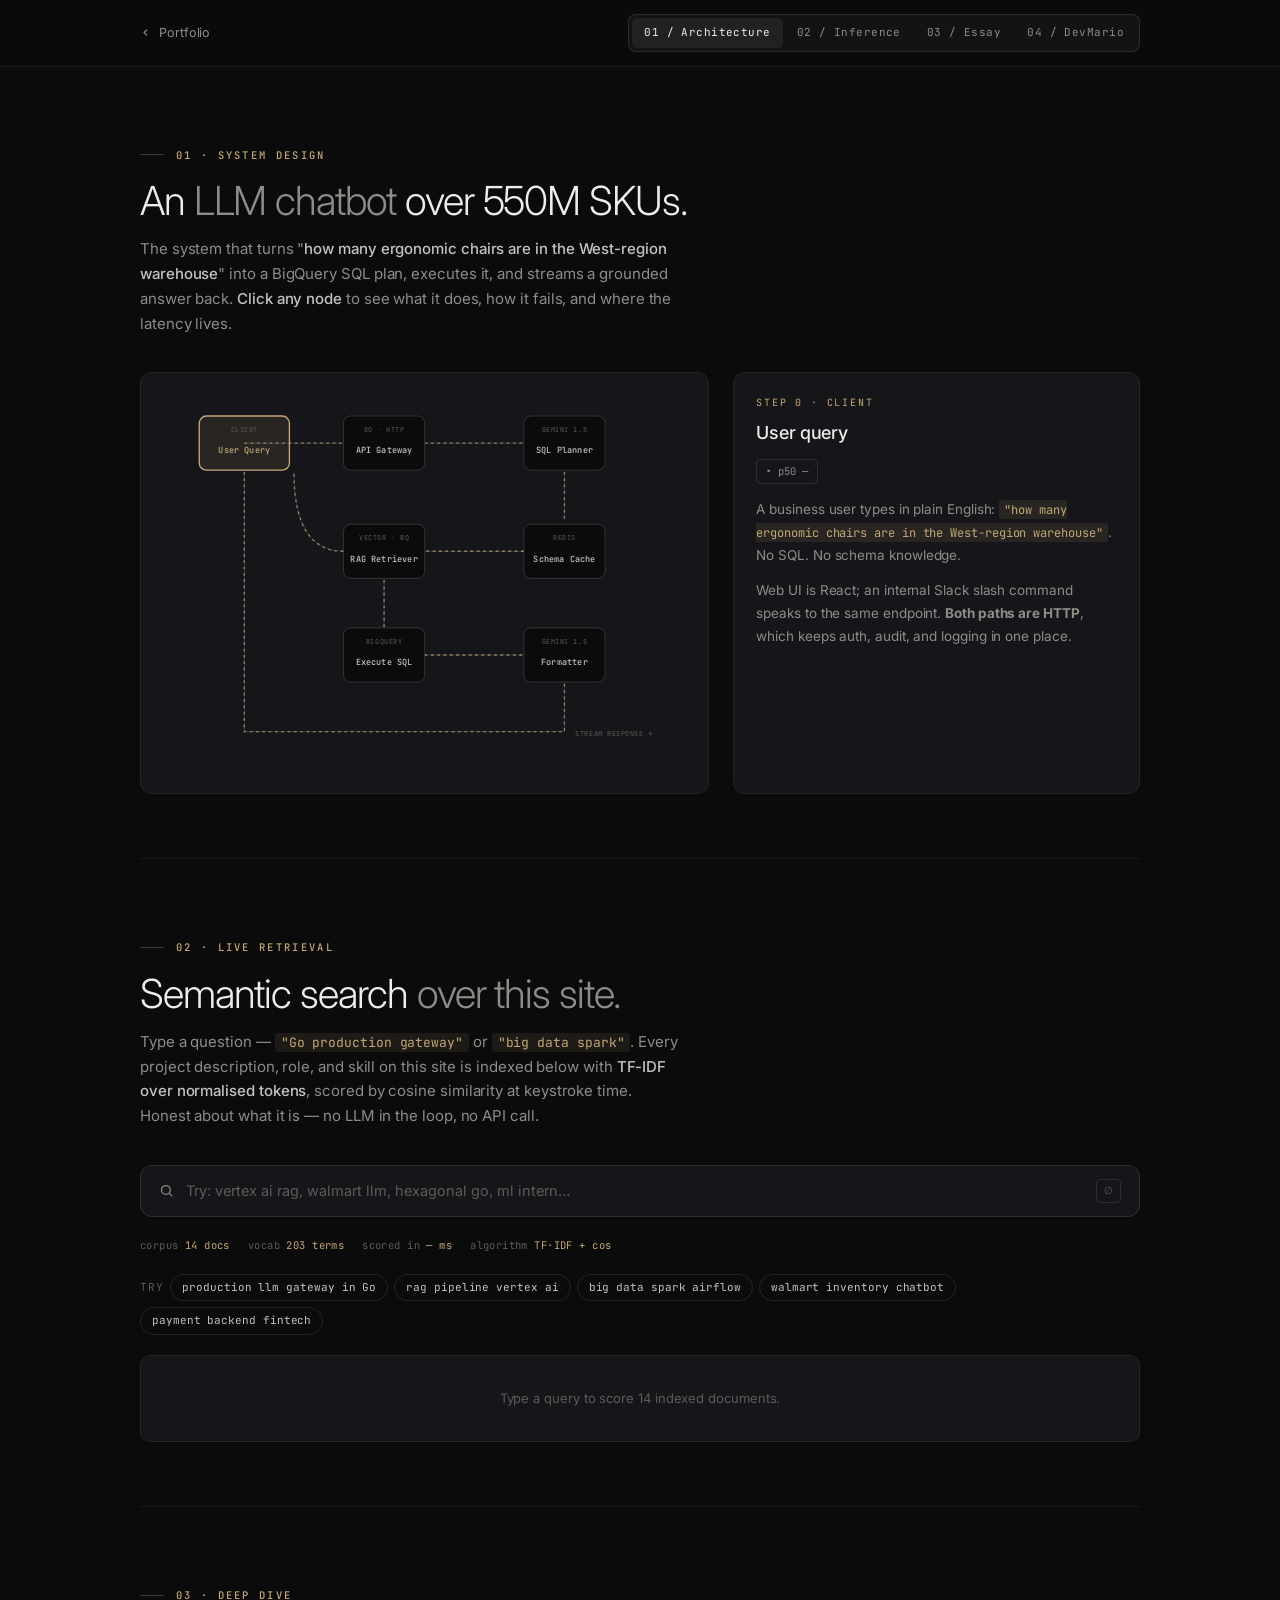
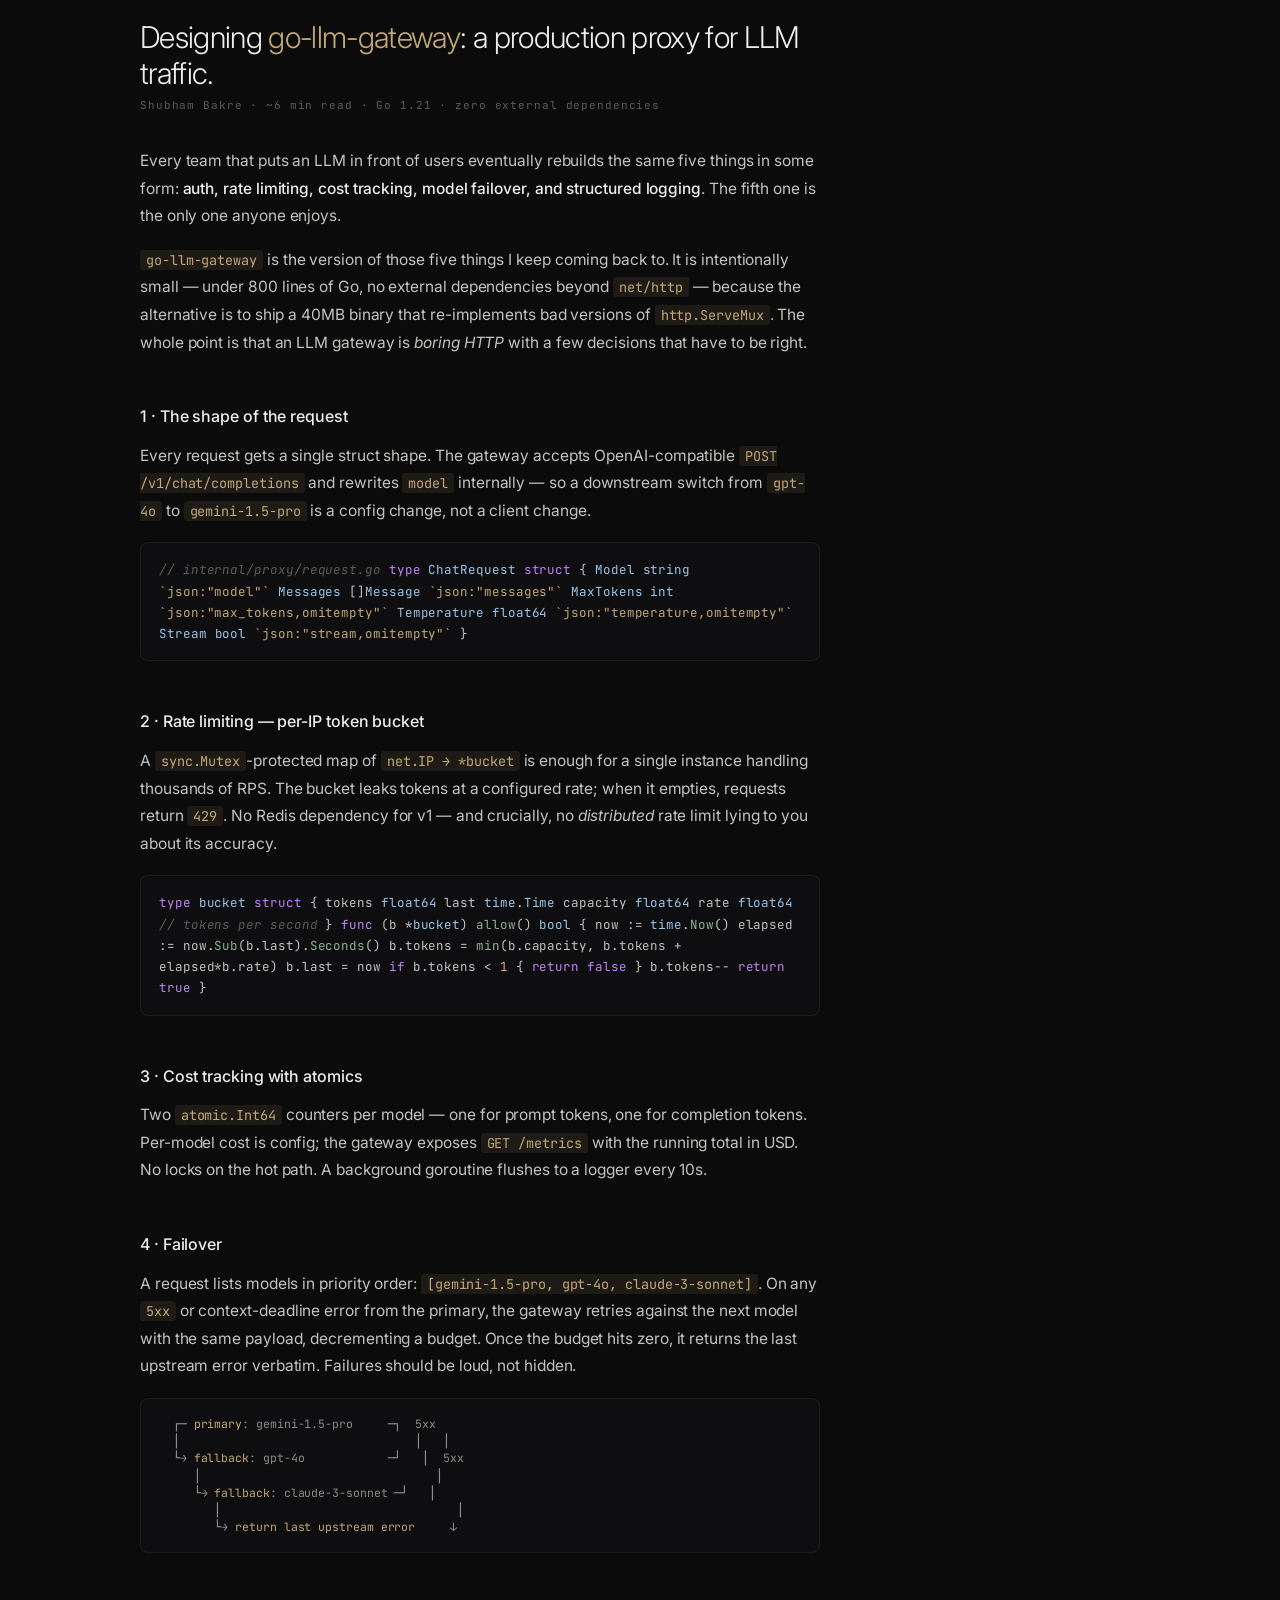
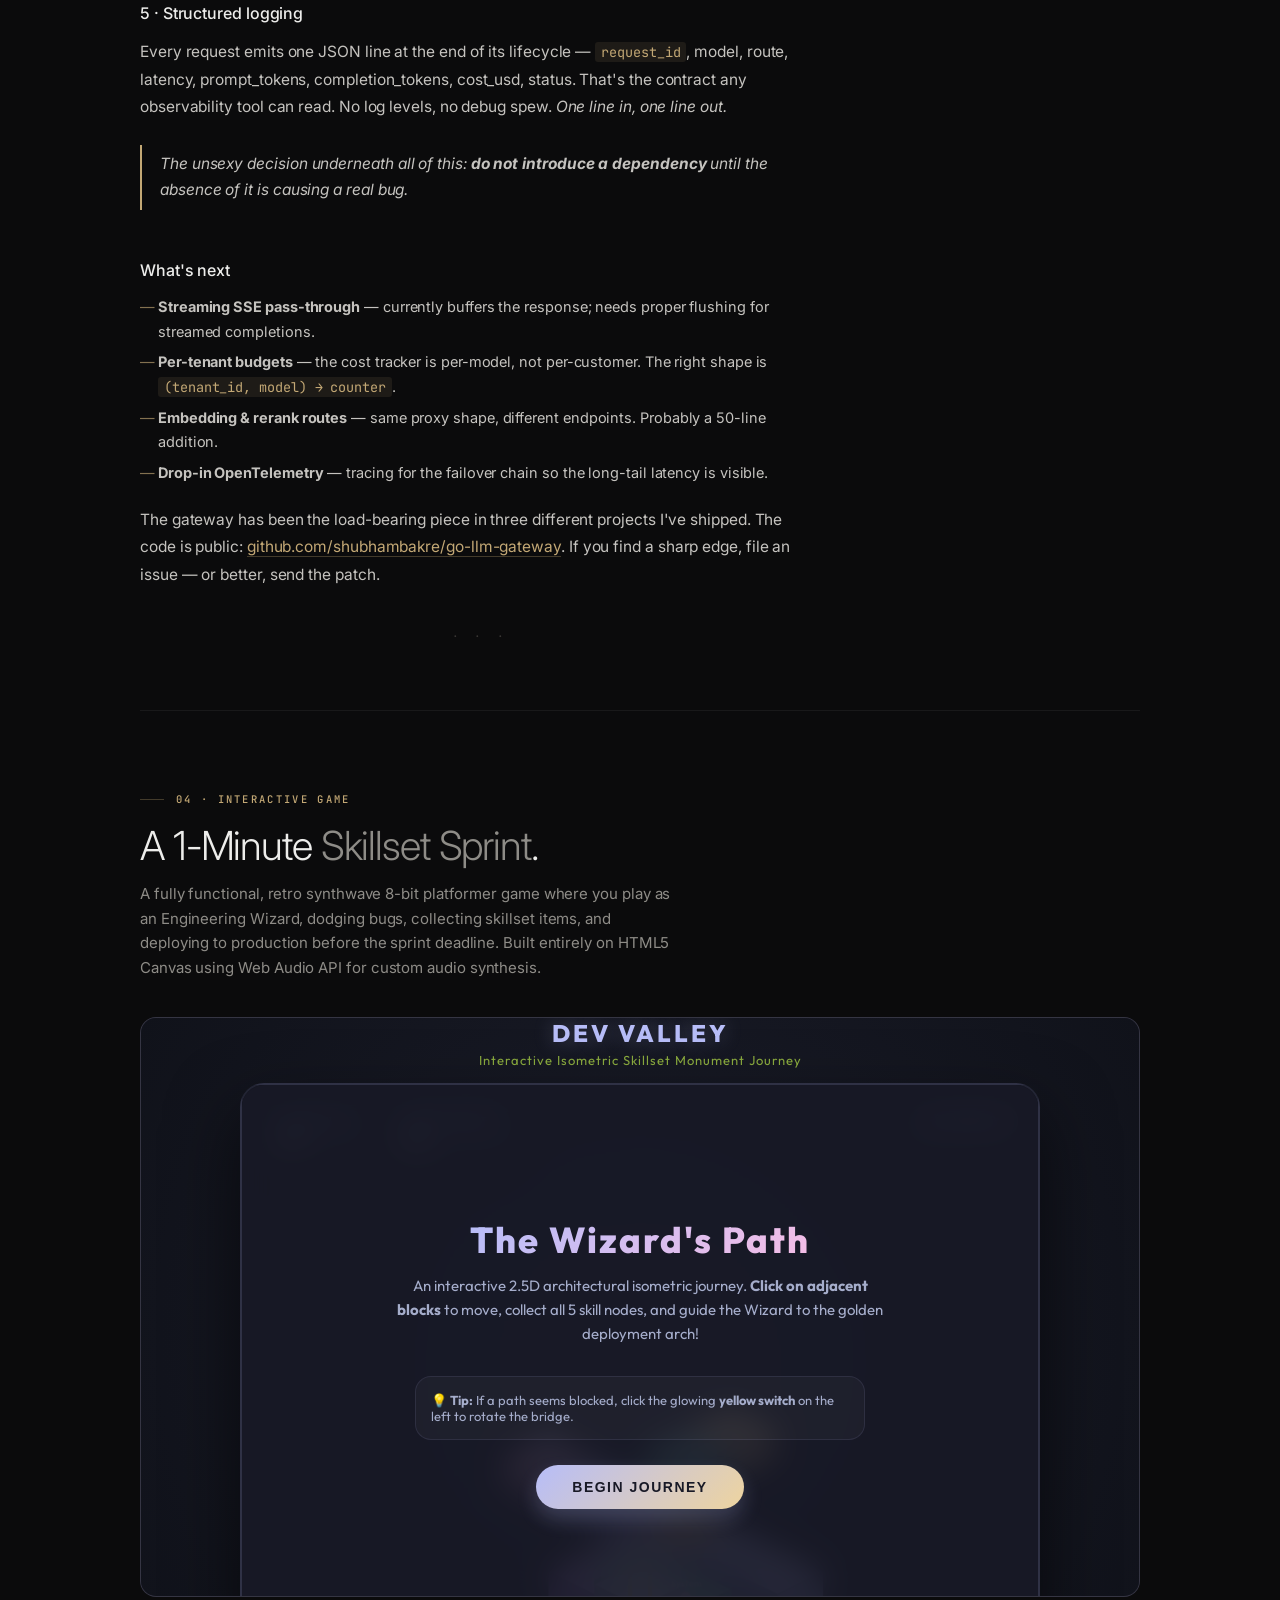
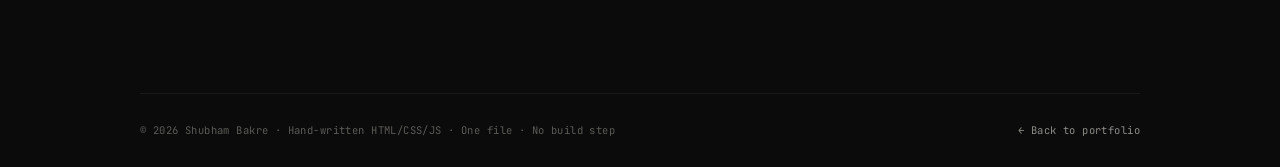
<file: lab.html>
<!DOCTYPE html>
<html lang="en">
<head>
<meta charset="UTF-8" />
<meta name="viewport" content="width=device-width, initial-scale=1.0" />
<title>Lab — Shubham Bakre</title>
<meta name="description" content="Interactive architecture diagrams, semantic search over the portfolio, and a deep-dive on a production LLM gateway." />
<meta property="og:title" content="Lab — Shubham Bakre" />
<meta property="og:description" content="Architecture, inference, and one essay. Three engineering artifacts in one place." />
<meta property="og:image" content="https://shubhambakre.com/assets/og-share.png" />
<meta property="og:url" content="https://shubhambakre.com/lab.html" />
<link rel="canonical" href="https://shubhambakre.com/lab.html" />
<link rel="icon" type="image/svg+xml" href="/assets/favicon.svg" />
<meta name="theme-color" content="#0b0b0c" />
<link rel="preconnect" href="https://fonts.googleapis.com">
<link rel="preconnect" href="https://fonts.gstatic.com" crossorigin>
<link href="https://fonts.googleapis.com/css2?family=Inter:wght@300;400;450;500;600&family=JetBrains+Mono:wght@400;500;600&display=swap" rel="stylesheet">
<style>
  :root {
    --bg:           #0b0b0c;
    --bg-soft:      #131315;
    --bg-card:      #16161a;
    --fg:           #ededeb;
    --fg2:          #c5c3bf;
    --muted:        #8e8c87;
    --subtle:       #5d5b56;
    --whisper:      #3a3835;
    --line:         rgba(255,255,255,0.06);
    --line-2:       rgba(255,255,255,0.10);
    --line-3:       rgba(255,255,255,0.16);
    --accent:       #c3a875;
    --accent-2:     #8db48f;
    --accent-3:     #b58c7d;
    --accent-soft:  rgba(195,168,117,0.10);
    --accent-line:  rgba(195,168,117,0.30);
    --code-bg:      #0e0e10;
  }

  *, *::before, *::after { margin:0; padding:0; box-sizing:border-box; }
  html { scroll-behavior:smooth; }
  body {
    background:var(--bg); color:var(--fg);
    font-family:'Inter',-apple-system,BlinkMacSystemFont,sans-serif;
    -webkit-font-smoothing:antialiased;
    font-size:15px; line-height:1.6;
    letter-spacing:-0.005em;
    min-height:100vh;
  }
  ::selection { background:var(--accent-soft); color:var(--fg); }
  a { color:inherit; text-decoration:none; }
  button, input { font:inherit; color:inherit; }
  .mono { font-family:'JetBrains Mono',ui-monospace,SFMono-Regular,monospace; }

  /* ─── Sticky top bar ─── */
  .top {
    position:sticky; top:0; z-index:50;
    background:rgba(11,11,12,0.78);
    backdrop-filter:blur(12px); -webkit-backdrop-filter:blur(12px);
    border-bottom:1px solid var(--line);
  }
  .top-inner {
    max-width:1080px; margin:0 auto;
    padding:14px clamp(20px,4vw,40px);
    display:flex; align-items:center; justify-content:space-between;
    gap:24px;
  }
  .back {
    display:inline-flex; align-items:center; gap:8px;
    font-size:12.5px; color:var(--muted);
    transition:color .2s;
  }
  .back:hover { color:var(--fg); }
  .back svg { width:11px; height:11px; }
  .tabs {
    display:flex; align-items:center; gap:2px;
    background:var(--bg-soft); padding:3px;
    border-radius:8px; border:1px solid var(--line-2);
  }
  .tabs a {
    font-family:'JetBrains Mono',monospace;
    font-size:11px; letter-spacing:0.04em;
    padding:6px 12px; border-radius:5px;
    color:var(--muted); transition:color .15s, background .15s;
    white-space:nowrap;
  }
  .tabs a:hover { color:var(--fg); }
  .tabs a.active { color:var(--fg); background:rgba(255,255,255,0.06); }
  @media (max-width:640px) {
    .tabs a { padding:6px 9px; font-size:10px; }
    .top-inner { gap:12px; }
  }

  /* ─── Layout ─── */
  .wrap {
    max-width:1080px; margin:0 auto;
    padding:0 clamp(20px,4vw,40px);
  }
  section {
    padding:80px 0 64px;
    scroll-margin-top:64px;
    border-bottom:1px solid var(--line);
  }
  section:last-of-type { border-bottom:none; padding-bottom:96px; }

  .eyebrow {
    font-family:'JetBrains Mono',monospace;
    font-size:10.5px; font-weight:500;
    letter-spacing:0.22em; text-transform:uppercase;
    color:var(--accent);
    margin-bottom:16px;
    display:flex; align-items:center; gap:12px;
  }
  .eyebrow::before { content:''; width:24px; height:1px; background:var(--accent-line); }

  h1.lead {
    font-size:clamp(28px,3.5vw,40px);
    font-weight:300; line-height:1.1;
    letter-spacing:-0.028em; color:var(--fg);
    margin-bottom:14px; max-width:24ch;
  }
  h1.lead em { font-style:normal; color:var(--muted); }
  .lead-sub {
    color:var(--muted); font-size:15px;
    line-height:1.65; max-width:60ch;
    margin-bottom:36px;
  }
  .lead-sub strong { color:var(--fg2); font-weight:500; }

  /* ────────────────────────────────────────────────────────────────
     SECTION 1 · ARCHITECTURE
     ──────────────────────────────────────────────────────────────── */
  .arch-grid {
    display:grid;
    grid-template-columns:1.4fr 1fr;
    gap:24px;
  }
  @media (max-width:820px) { .arch-grid { grid-template-columns:1fr; } }

  .diagram {
    background:var(--bg-card);
    border:1px solid var(--line);
    border-radius:12px;
    padding:16px;
    aspect-ratio:1.35/1;
    position:relative;
    overflow:hidden;
  }
  .diagram svg { width:100%; height:100%; display:block; }

  /* Diagram node styles */
  .node-rect {
    fill:var(--bg);
    stroke:var(--line-3);
    stroke-width:1;
    cursor:pointer;
    transition:fill .15s, stroke .15s;
  }
  .node:hover .node-rect { fill:rgba(255,255,255,0.04); stroke:var(--accent); }
  .node.active .node-rect { fill:var(--accent-soft); stroke:var(--accent); stroke-width:1.5; }
  .node-label {
    font-family:'JetBrains Mono',monospace;
    font-size:9.5px; font-weight:500;
    fill:var(--fg2);
    text-anchor:middle; pointer-events:none;
    dominant-baseline:central;
    letter-spacing:0.02em;
  }
  .node-meta {
    font-family:'JetBrains Mono',monospace;
    font-size:7.5px;
    fill:var(--subtle);
    text-anchor:middle; pointer-events:none;
    letter-spacing:0.08em;
    text-transform:uppercase;
  }
  .node.active .node-label { fill:var(--accent); }
  .edge {
    stroke:var(--line-3);
    stroke-width:1;
    fill:none;
  }
  .edge-flow {
    stroke:var(--accent);
    stroke-width:1.5;
    fill:none;
    stroke-dasharray:3 4;
    opacity:0.7;
    animation:flow 1.6s linear infinite;
  }
  @keyframes flow { to { stroke-dashoffset:-14; } }

  /* Node detail panel */
  .arch-detail {
    background:var(--bg-card);
    border:1px solid var(--line);
    border-radius:12px;
    padding:22px 22px 24px;
    min-height:280px;
    position:relative;
  }
  .arch-detail .kicker {
    font-family:'JetBrains Mono',monospace;
    font-size:10px; letter-spacing:0.18em;
    text-transform:uppercase;
    color:var(--accent);
    margin-bottom:8px;
  }
  .arch-detail h3 {
    font-size:18px; font-weight:500;
    letter-spacing:-0.015em;
    margin-bottom:10px;
    color:var(--fg);
  }
  .arch-detail .lat {
    display:inline-flex; align-items:center; gap:6px;
    font-family:'JetBrains Mono',monospace;
    font-size:10.5px; color:var(--muted);
    padding:3px 9px;
    border:1px solid var(--line-2); border-radius:4px;
    margin-bottom:14px;
  }
  .arch-detail p {
    color:var(--muted); font-size:13.5px;
    line-height:1.7; margin-bottom:12px;
  }
  .arch-detail p:last-child { margin-bottom:0; }
  .arch-detail code {
    font-family:'JetBrains Mono',monospace;
    font-size:12px; color:var(--accent);
    background:var(--accent-soft);
    padding:1.5px 5px; border-radius:3px;
  }

  /* ────────────────────────────────────────────────────────────────
     SECTION 2 · INFERENCE
     ──────────────────────────────────────────────────────────────── */
  .inf-grid { display:grid; gap:20px; }

  .search-box {
    display:flex; align-items:center; gap:12px;
    background:var(--bg-card);
    border:1px solid var(--line-2);
    border-radius:12px;
    padding:13px 18px;
    transition:border-color .15s;
  }
  .search-box:focus-within { border-color:var(--accent-line); }
  .search-box svg { width:15px; height:15px; color:var(--muted); flex-shrink:0; }
  .search-box input {
    flex:1; background:none; border:none; outline:none;
    color:var(--fg); font-size:14.5px;
    min-width:0;
  }
  .search-box input::placeholder { color:var(--subtle); }
  .search-box .kshort {
    font-family:'JetBrains Mono',monospace;
    font-size:10px; color:var(--subtle); letter-spacing:0.04em;
    padding:3px 7px; border:1px solid var(--line-2); border-radius:4px;
  }

  .infer-meta {
    display:flex; gap:18px; flex-wrap:wrap;
    font-family:'JetBrains Mono',monospace;
    font-size:10.5px; color:var(--muted);
    letter-spacing:0.04em;
  }
  .infer-meta .lbl { color:var(--subtle); }
  .infer-meta .val { color:var(--accent); }

  .results { display:flex; flex-direction:column; gap:1px; background:var(--line); border:1px solid var(--line); border-radius:10px; overflow:hidden; }
  .result {
    background:var(--bg-card);
    padding:14px 18px;
    display:grid; grid-template-columns:1fr auto;
    gap:18px; align-items:center;
  }
  .result-title {
    font-family:'JetBrains Mono',monospace;
    font-size:13px; color:var(--fg);
    margin-bottom:3px;
  }
  .result-snippet {
    color:var(--muted); font-size:12.5px; line-height:1.55;
    max-width:60ch;
  }
  .result-snippet mark {
    background:rgba(195,168,117,0.18); color:var(--fg);
    padding:0 1px; border-radius:2px;
  }
  .result-bar-wrap { display:flex; align-items:center; gap:10px; }
  .result-bar {
    width:100px; height:4px; border-radius:2px;
    background:var(--line-2); overflow:hidden;
  }
  .result-bar > span {
    display:block; height:100%; background:var(--accent);
    transition:width .25s ease;
  }
  .result-score {
    font-family:'JetBrains Mono',monospace;
    font-size:10.5px; color:var(--muted);
    min-width:42px; text-align:right;
  }
  .empty-results {
    padding:32px; text-align:center; color:var(--subtle);
    font-size:13px; background:var(--bg-card);
  }

  .suggest {
    display:flex; flex-wrap:wrap; gap:6px;
    font-family:'JetBrains Mono',monospace;
    font-size:11px;
  }
  .suggest .sl { color:var(--subtle); letter-spacing:0.1em; text-transform:uppercase; padding:5px 0; }
  .suggest .chip {
    padding:4px 11px; border:1px solid var(--line-2); border-radius:100px;
    color:var(--fg2); cursor:pointer;
    transition:background .15s, border-color .15s;
  }
  .suggest .chip:hover { background:var(--bg-soft); border-color:var(--line-3); }

  /* ────────────────────────────────────────────────────────────────
     SECTION 3 · ESSAY
     ──────────────────────────────────────────────────────────────── */
  .essay { max-width:680px; }
  .essay h2 {
    font-size:clamp(24px,2.6vw,30px);
    font-weight:300; letter-spacing:-0.022em;
    color:var(--fg); line-height:1.2;
    margin-bottom:6px;
  }
  .essay .essay-meta {
    font-family:'JetBrains Mono',monospace;
    font-size:11px; color:var(--subtle); letter-spacing:0.08em;
    margin-bottom:32px;
  }
  .essay h3 {
    font-size:16px; font-weight:500;
    color:var(--fg); letter-spacing:-0.005em;
    margin:40px 0 12px;
    padding-top:8px;
  }
  .essay p {
    color:var(--fg2); font-size:15.5px;
    line-height:1.78; margin-bottom:16px;
  }
  .essay p strong { color:var(--fg); font-weight:500; }
  .essay p code, .essay li code {
    font-family:'JetBrains Mono',monospace;
    font-size:13.5px; color:var(--accent);
    background:var(--accent-soft);
    padding:1px 6px; border-radius:3px;
  }
  .essay ul { list-style:none; padding-left:0; margin-bottom:20px; }
  .essay li {
    color:var(--fg2); font-size:14.5px; line-height:1.7;
    padding-left:18px; position:relative;
    margin-bottom:6px;
  }
  .essay li::before {
    content:'—'; position:absolute; left:0;
    color:var(--accent); opacity:0.65;
  }

  .pre {
    background:var(--code-bg);
    border:1px solid var(--line);
    border-radius:8px;
    padding:16px 18px;
    margin:18px 0 24px;
    overflow-x:auto;
    font-family:'JetBrains Mono',monospace;
    font-size:12.5px; line-height:1.7;
    color:var(--fg2);
  }
  .pre .kw    { color:#c084fc; }
  .pre .fn    { color:#8db48f; }
  .pre .str   { color:#c3a875; }
  .pre .com   { color:var(--subtle); font-style:italic; }
  .pre .typ   { color:#9bc6e8; }
  .pre .num   { color:#e8a08c; }

  .pull {
    border-left:2px solid var(--accent);
    padding:6px 0 6px 18px;
    margin:24px 0;
    color:var(--fg2);
    font-size:15.5px; line-height:1.7;
    font-style:italic;
  }

  .ascii-diagram {
    background:var(--code-bg);
    border:1px solid var(--line);
    border-radius:8px;
    padding:16px 18px;
    margin:18px 0 24px;
    overflow-x:auto;
    font-family:'JetBrains Mono',monospace;
    font-size:11.5px; line-height:1.5;
    color:var(--muted); white-space:pre;
  }
  .ascii-diagram .hl { color:var(--accent); }

  .end-rule {
    text-align:center;
    color:var(--whisper);
    font-family:'JetBrains Mono',monospace;
    font-size:11px;
    margin-top:40px; letter-spacing:0.4em;
  }

  /* ─── Footer ─── */
  footer {
    border-top:1px solid var(--line);
    padding:28px 0;
    font-family:'JetBrains Mono',monospace;
    font-size:10.5px; color:var(--subtle);
    letter-spacing:0.04em;
    display:flex; justify-content:space-between; align-items:center;
    gap:18px; flex-wrap:wrap;
  }
  footer a { color:var(--muted); transition:color .2s; }
  footer a:hover { color:var(--fg); }
</style>
</head>
<body>

<!-- ─── Top bar ─── -->
<div class="top">
  <div class="top-inner">
    <a class="back" href="/">
      <svg viewBox="0 0 24 24" fill="none" stroke="currentColor" stroke-width="2.5"><polyline points="15 18 9 12 15 6"/></svg>
      Portfolio
    </a>
    <div class="tabs" id="tabs">
      <a href="#architecture" data-target="architecture">01 / Architecture</a>
      <a href="#inference"    data-target="inference">02 / Inference</a>
      <a href="#essay"        data-target="essay">03 / Essay</a>
      <a href="#game"         data-target="game">04 / DevMario</a>
    </div>
  </div>
</div>

<div class="wrap">

  <!-- ════════════════════════════════════════════════════════════
       SECTION 1 · ARCHITECTURE
       ════════════════════════════════════════════════════════════ -->
  <section id="architecture">
    <div class="eyebrow">01 · System design</div>
    <h1 class="lead">An <em>LLM chatbot</em> over 550M SKUs.</h1>
    <p class="lead-sub">
      The system that turns "<strong>how many ergonomic chairs are in the West-region warehouse</strong>" into a BigQuery SQL plan, executes it, and streams a grounded answer back.
      <strong>Click any node</strong> to see what it does, how it fails, and where the latency lives.
    </p>

    <div class="arch-grid">
      <div class="diagram">
        <svg viewBox="0 0 580 430" preserveAspectRatio="xMidYMid meet">
          <!-- Edges (drawn first so nodes overlap them) -->
          <path class="edge"      d="M 90 60  L 200 60" />
          <path class="edge-flow" d="M 90 60  L 200 60" />

          <path class="edge"      d="M 290 60  L 400 60" />
          <path class="edge-flow" d="M 290 60  L 400 60" />

          <path class="edge"      d="M 445 92  L 445 145" />
          <path class="edge-flow" d="M 445 92  L 445 145" />

          <path class="edge"      d="M 400 180 Q 320 180, 290 180" />
          <path class="edge-flow" d="M 400 180 Q 320 180, 290 180" />

          <path class="edge"      d="M 200 180 Q 145 180, 145 92" />
          <path class="edge-flow" d="M 200 180 Q 145 180, 145 92" />

          <path class="edge"      d="M 245 212 L 245 265" />
          <path class="edge-flow" d="M 245 212 L 245 265" />

          <path class="edge"      d="M 290 295 L 400 295" />
          <path class="edge-flow" d="M 290 295 L 400 295" />

          <path class="edge"      d="M 445 327 L 445 380 L 90 380 L 90 92" />
          <path class="edge-flow" d="M 445 327 L 445 380 L 90 380 L 90 92" />

          <!-- Arrow defs -->
          <defs>
            <marker id="arr" viewBox="0 0 10 10" refX="8" refY="5" markerWidth="6" markerHeight="6" orient="auto">
              <path d="M 0 0 L 10 5 L 0 10 z" fill="rgba(195,168,117,0.6)" />
            </marker>
          </defs>

          <!-- Nodes -->
          <g class="node active" data-id="user">
            <rect class="node-rect" x="40"  y="30"  width="100" height="60" rx="8"/>
            <text class="node-meta"  x="90" y="48">CLIENT</text>
            <text class="node-label" x="90" y="68">User Query</text>
          </g>
          <g class="node" data-id="gateway">
            <rect class="node-rect" x="200" y="30"  width="90"  height="60" rx="8"/>
            <text class="node-meta"  x="245" y="48">GO · HTTP</text>
            <text class="node-label" x="245" y="68">API Gateway</text>
          </g>
          <g class="node" data-id="planner">
            <rect class="node-rect" x="400" y="30"  width="90"  height="60" rx="8"/>
            <text class="node-meta"  x="445" y="48">GEMINI 1.5</text>
            <text class="node-label" x="445" y="68">SQL Planner</text>
          </g>
          <g class="node" data-id="cache">
            <rect class="node-rect" x="400" y="150" width="90"  height="60" rx="8"/>
            <text class="node-meta"  x="445" y="168">REDIS</text>
            <text class="node-label" x="445" y="188">Schema Cache</text>
          </g>
          <g class="node" data-id="rag">
            <rect class="node-rect" x="200" y="150" width="90"  height="60" rx="8"/>
            <text class="node-meta"  x="245" y="168">VECTOR · BQ</text>
            <text class="node-label" x="245" y="188">RAG Retriever</text>
          </g>
          <g class="node" data-id="bq">
            <rect class="node-rect" x="200" y="265" width="90"  height="60" rx="8"/>
            <text class="node-meta"  x="245" y="283">BIGQUERY</text>
            <text class="node-label" x="245" y="303">Execute SQL</text>
          </g>
          <g class="node" data-id="formatter">
            <rect class="node-rect" x="400" y="265" width="90"  height="60" rx="8"/>
            <text class="node-meta"  x="445" y="283">GEMINI 1.5</text>
            <text class="node-label" x="445" y="303">Formatter</text>
          </g>

          <!-- Labels for the loop -->
          <text class="node-meta" x="500" y="385" text-anchor="start" fill="var(--subtle)">stream response →</text>
        </svg>
      </div>

      <div class="arch-detail" id="archDetail">
        <!-- Filled by JS -->
      </div>
    </div>
  </section>

  <!-- ════════════════════════════════════════════════════════════
       SECTION 2 · INFERENCE — Semantic search over portfolio
       ════════════════════════════════════════════════════════════ -->
  <section id="inference">
    <div class="eyebrow">02 · Live retrieval</div>
    <h1 class="lead">Semantic search <em>over this site.</em></h1>
    <p class="lead-sub">
      Type a question — <code class="mono" style="color:var(--accent); background:var(--accent-soft); padding:1px 6px; border-radius:3px; font-size:13px;">"Go production gateway"</code> or
      <code class="mono" style="color:var(--accent); background:var(--accent-soft); padding:1px 6px; border-radius:3px; font-size:13px;">"big data spark"</code>.
      Every project description, role, and skill on this site is indexed below with <strong>TF-IDF over normalised tokens</strong>, scored by cosine similarity at keystroke time. Honest about what it is — no LLM in the loop, no API call.
    </p>

    <div class="inf-grid">
      <div class="search-box">
        <svg viewBox="0 0 24 24" fill="none" stroke="currentColor" stroke-width="2"><circle cx="11" cy="11" r="7"/><path d="M21 21l-4.3-4.3"/></svg>
        <input id="q" type="text" autocomplete="off" placeholder="Try: vertex ai rag, walmart llm, hexagonal go, ml intern…" />
        <span class="kshort" id="kshort">∅</span>
      </div>

      <div class="infer-meta" id="infMeta">
        <span><span class="lbl">corpus</span> <span class="val">14 docs</span></span>
        <span><span class="lbl">vocab</span> <span class="val">— terms</span></span>
        <span><span class="lbl">scored in</span> <span class="val">— ms</span></span>
        <span><span class="lbl">algorithm</span> <span class="val">TF·IDF + cos</span></span>
      </div>

      <div class="suggest">
        <span class="sl">try</span>
        <span class="chip" data-q="production llm gateway in Go">production llm gateway in Go</span>
        <span class="chip" data-q="rag pipeline vertex ai">rag pipeline vertex ai</span>
        <span class="chip" data-q="big data spark airflow">big data spark airflow</span>
        <span class="chip" data-q="walmart inventory chatbot">walmart inventory chatbot</span>
        <span class="chip" data-q="payment backend fintech">payment backend fintech</span>
      </div>

      <div class="results" id="results"></div>
    </div>
  </section>

  <!-- ════════════════════════════════════════════════════════════
       SECTION 3 · ESSAY
       ════════════════════════════════════════════════════════════ -->
  <section id="essay">
    <div class="eyebrow">03 · Deep dive</div>
    <div class="essay">

      <h2>Designing <em style="font-style:normal;color:var(--accent)">go-llm-gateway</em>: a production proxy for LLM traffic.</h2>
      <div class="essay-meta">Shubham Bakre · ~6 min read · Go 1.21 · zero external dependencies</div>

      <p>
        Every team that puts an LLM in front of users eventually rebuilds the same five things in some form: <strong>auth, rate limiting, cost tracking, model failover, and structured logging</strong>. The fifth one is the only one anyone enjoys.
      </p>
      <p>
        <code>go-llm-gateway</code> is the version of those five things I keep coming back to. It is intentionally small — under 800 lines of Go, no external dependencies beyond <code>net/http</code> — because the alternative is to ship a 40MB binary that re-implements bad versions of <code>http.ServeMux</code>. The whole point is that an LLM gateway is <em>boring HTTP</em> with a few decisions that have to be right.
      </p>

      <h3>1 · The shape of the request</h3>
      <p>
        Every request gets a single struct shape. The gateway accepts OpenAI-compatible <code>POST /v1/chat/completions</code> and rewrites <code>model</code> internally — so a downstream switch from <code>gpt-4o</code> to <code>gemini-1.5-pro</code> is a config change, not a client change.
      </p>

      <div class="pre"><span class="com">// internal/proxy/request.go</span>
<span class="kw">type</span> <span class="typ">ChatRequest</span> <span class="kw">struct</span> {
    <span class="typ">Model</span>       <span class="typ">string</span>    <span class="str">`json:"model"`</span>
    <span class="typ">Messages</span>    []<span class="typ">Message</span> <span class="str">`json:"messages"`</span>
    <span class="typ">MaxTokens</span>   <span class="typ">int</span>       <span class="str">`json:"max_tokens,omitempty"`</span>
    <span class="typ">Temperature</span> <span class="typ">float64</span>   <span class="str">`json:"temperature,omitempty"`</span>
    <span class="typ">Stream</span>      <span class="typ">bool</span>      <span class="str">`json:"stream,omitempty"`</span>
}</div>

      <h3>2 · Rate limiting — per-IP token bucket</h3>
      <p>
        A <code>sync.Mutex</code>-protected map of <code>net.IP → *bucket</code> is enough for a single instance handling thousands of RPS. The bucket leaks tokens at a configured rate; when it empties, requests return <code>429</code>. No Redis dependency for v1 — and crucially, no <em>distributed</em> rate limit lying to you about its accuracy.
      </p>

      <div class="pre"><span class="kw">type</span> <span class="typ">bucket</span> <span class="kw">struct</span> {
    tokens   <span class="typ">float64</span>
    last     <span class="typ">time</span>.<span class="typ">Time</span>
    capacity <span class="typ">float64</span>
    rate     <span class="typ">float64</span> <span class="com">// tokens per second</span>
}

<span class="kw">func</span> (b *<span class="typ">bucket</span>) <span class="fn">allow</span>() <span class="typ">bool</span> {
    now := <span class="typ">time</span>.<span class="fn">Now</span>()
    elapsed := now.<span class="fn">Sub</span>(b.last).<span class="fn">Seconds</span>()
    b.tokens = <span class="fn">min</span>(b.capacity, b.tokens + elapsed*b.rate)
    b.last = now
    <span class="kw">if</span> b.tokens &lt; <span class="num">1</span> { <span class="kw">return</span> <span class="kw">false</span> }
    b.tokens--
    <span class="kw">return</span> <span class="kw">true</span>
}</div>

      <h3>3 · Cost tracking with atomics</h3>
      <p>
        Two <code>atomic.Int64</code> counters per model — one for prompt tokens, one for completion tokens. Per-model cost is config; the gateway exposes <code>GET /metrics</code> with the running total in USD. No locks on the hot path. A background goroutine flushes to a logger every 10s.
      </p>

      <h3>4 · Failover</h3>
      <p>
        A request lists models in priority order: <code>[gemini-1.5-pro, gpt-4o, claude-3-sonnet]</code>. On any <code>5xx</code> or context-deadline error from the primary, the gateway retries against the next model with the same payload, decrementing a budget. Once the budget hits zero, it returns the last upstream error verbatim. Failures should be loud, not hidden.
      </p>

      <div class="ascii-diagram">  ┌─ <span class="hl">primary</span>: gemini-1.5-pro     ─┐  5xx
  │                                  │   │
  └→ <span class="hl">fallback</span>: gpt-4o            ─┘   │  5xx
     │                                  │
     └→ <span class="hl">fallback</span>: claude-3-sonnet ─┘   │
        │                                  │
        └→ <span class="hl">return last upstream error</span>     ↓</div>

      <h3>5 · Structured logging</h3>
      <p>
        Every request emits one JSON line at the end of its lifecycle — <code>request_id</code>, model, route, latency, prompt_tokens, completion_tokens, cost_usd, status. That's the contract any observability tool can read. No log levels, no debug spew. <em>One line in, one line out.</em>
      </p>

      <div class="pull">
        The unsexy decision underneath all of this: <strong>do not introduce a dependency</strong> until the absence of it is causing a real bug.
      </div>

      <h3>What's next</h3>
      <ul>
        <li><strong>Streaming SSE pass-through</strong> — currently buffers the response; needs proper flushing for streamed completions.</li>
        <li><strong>Per-tenant budgets</strong> — the cost tracker is per-model, not per-customer. The right shape is <code>(tenant_id, model) → counter</code>.</li>
        <li><strong>Embedding & rerank routes</strong> — same proxy shape, different endpoints. Probably a 50-line addition.</li>
        <li><strong>Drop-in OpenTelemetry</strong> — tracing for the failover chain so the long-tail latency is visible.</li>
      </ul>

      <p>
        The gateway has been the load-bearing piece in three different projects I've shipped. The code is public:
        <a href="https://github.com/shubhambakre/go-llm-gateway" target="_blank" rel="noopener" style="color:var(--accent);border-bottom:1px solid var(--accent-line)">github.com/shubhambakre/go-llm-gateway</a>.
        If you find a sharp edge, file an issue — or better, send the patch.
      </p>

      <div class="end-rule">·  ·  ·</div>
    </div>
  </section>

  <!-- ════════════════════════════════════════════════════════════
       SECTION 4 · DEV MARIO GAME
       ════════════════════════════════════════════════════════════ -->
  <section id="game">
    <div class="eyebrow">04 · Interactive Game</div>
    <h1 class="lead">A 1-Minute <em>Skillset Sprint</em>.</h1>
    <p class="lead-sub">
      A fully functional, retro synthwave 8-bit platformer game where you play as an Engineering Wizard, dodging bugs, collecting skillset items, and deploying to production before the sprint deadline. Built entirely on HTML5 Canvas using Web Audio API for custom audio synthesis.
    </p>
    <div style="width: 100%; height: 580px; border-radius: 16px; overflow: hidden; border: 1px solid var(--line-2); background: #1e1e2e; position: relative;">
      <iframe src="/game.html" style="width: 100%; height: 100%; border: none;" scrolling="no"></iframe>
    </div>
  </section>

  <footer>
    <div>© 2026 Shubham Bakre · Hand-written HTML/CSS/JS · One file · No build step</div>
    <div><a href="/">← Back to portfolio</a></div>
  </footer>
</div>

<script>
// ════════════════════════════════════════════════════════════════
//  Tab scroll-spy
// ════════════════════════════════════════════════════════════════
(() => {
  const tabs = document.querySelectorAll('#tabs a');
  const ids = [...tabs].map(t => t.dataset.target);
  const setActive = id => tabs.forEach(t => t.classList.toggle('active', t.dataset.target === id));
  const io = new IntersectionObserver(entries => {
    const vis = entries.filter(e => e.isIntersecting)
      .sort((a, b) => b.intersectionRatio - a.intersectionRatio)[0];
    if (vis) setActive(vis.target.id);
  }, { rootMargin:'-30% 0px -55% 0px', threshold:[0,0.25,0.5,0.75,1] });
  ids.forEach(id => io.observe(document.getElementById(id)));
})();

// ════════════════════════════════════════════════════════════════
//  SECTION 1 — Architecture node selector
// ════════════════════════════════════════════════════════════════
const ARCH_DOCS = {
  user: {
    kicker: 'STEP 0 · CLIENT',
    title: 'User query',
    latency: '—',
    body: [
      'A business user types in plain English: <code>"how many ergonomic chairs are in the West-region warehouse"</code>. No SQL. No schema knowledge.',
      'Web UI is React; an internal Slack slash command speaks to the same endpoint. <strong>Both paths are HTTP</strong>, which keeps auth, audit, and logging in one place.',
    ],
  },
  gateway: {
    kicker: 'STEP 1 · GO HTTP',
    title: 'API gateway',
    latency: '~ 2ms',
    body: [
      'Single Go binary. Validates auth token, attaches a <code>request_id</code>, enforces per-user rate limits (token bucket), and emits structured JSON logs at the end of every request.',
      'Same pattern as <code>go-llm-gateway</code> (open-source). Failures here are <em>loud and fast</em> — never silently retry past the budget.',
    ],
  },
  rag: {
    kicker: 'STEP 2 · RETRIEVAL',
    title: 'RAG retriever',
    latency: '~ 80ms',
    body: [
      'Vector search over <strong>schema snippets and column descriptions</strong> stored in BigQuery Vector Search. Returns the top-K most semantically relevant tables and example rows for the question.',
      'This is what makes NL2SQL <em>actually work</em> at 550M-SKU scale — the planner does not get the whole schema, it gets the relevant slice.',
    ],
  },
  planner: {
    kicker: 'STEP 3 · INFERENCE',
    title: 'SQL planner — Gemini 1.5 Pro',
    latency: '~ 1.2s',
    body: [
      'Few-shot prompt: <strong>retrieved schema chunks + 8 canonical question/SQL pairs + the user question</strong>. Output is constrained to a JSON envelope with <code>sql</code>, <code>tables_used</code>, and <code>confidence</code>.',
      'When confidence drops below a threshold or the SQL fails dry-run validation, we re-prompt once with the error message inlined. Two-shot or bust.',
    ],
  },
  cache: {
    kicker: 'STEP 3.5 · CACHE',
    title: 'Schema cache (Redis)',
    latency: '~ 1ms',
    body: [
      'Materialised view of the schema embedding index, warmed at startup and refreshed every 15 minutes. The planner never goes to BigQuery for metadata on the hot path.',
      '<strong>Cold start matters</strong> — the gateway warms this cache before serving its first request.',
    ],
  },
  bq: {
    kicker: 'STEP 4 · EXECUTE',
    title: 'BigQuery executor',
    latency: '~ 600ms',
    body: [
      'Plan is sent through a dry-run first (catches typos and permission errors before billing). Validated SQL then runs against BigQuery with a 30s hard cap and a 2GB scan limit per query.',
      'Cost is metered in the gateway, not BigQuery — we want one source of truth for "what did this question cost us".',
    ],
  },
  formatter: {
    kicker: 'STEP 5 · GROUND',
    title: 'Answer formatter',
    latency: '~ 700ms',
    body: [
      'Second Gemini call. Input: the original question + the rows returned. Output: a grounded natural-language answer with the numeric facts cited verbatim.',
      'Strict prompt — <em>"do not invent any number that is not in the rows"</em>. Hallucinations on quantitative answers are unacceptable; we measure them with <code>llm-eval-harness</code>.',
    ],
  },
};

const archDetail = document.getElementById('archDetail');
function renderArchDetail(id) {
  const d = ARCH_DOCS[id];
  archDetail.innerHTML = `
    <div class="kicker">${d.kicker}</div>
    <h3>${d.title}</h3>
    <span class="lat mono">▸ p50 ${d.latency}</span>
    ${d.body.map(p => `<p>${p}</p>`).join('')}
  `;
}
renderArchDetail('user');

document.querySelectorAll('.node').forEach(n => {
  n.addEventListener('click', () => {
    document.querySelectorAll('.node').forEach(x => x.classList.remove('active'));
    n.classList.add('active');
    renderArchDetail(n.dataset.id);
  });
});

// ════════════════════════════════════════════════════════════════
//  SECTION 2 — Semantic search (TF-IDF + cosine)
// ════════════════════════════════════════════════════════════════
const CORPUS = [
  { kind:'project',   title:'go-llm-gateway',          text:'Production API gateway for LLM requests in Go. Per-IP rate limiting with token bucket. Atomic cost tracking. Structured JSON logging. Primary fallback model failover. Zero external dependencies. Production proxy gpt openai gemini claude infrastructure.' },
  { kind:'project',   title:'vertex-ai-rag-pipeline',  text:'End-to-end RAG pipeline on Google Vertex AI. BigQuery Vector Search retrieval. LangChain orchestration. Semantic grounding hooks. Cost-aware batch processing. Python embedding retrieval-augmented generation.' },
  { kind:'project',   title:'llm-eval-harness',        text:'Evaluation framework for LLM outputs. Faithfulness scoring. Correctness vs ground truth. LLM-as-judge. Batch runner. CSV JSON export. CI-ready Python Gemini hallucination eval.' },
  { kind:'project',   title:'omnimart-ratings-reviews',text:'Hexagonal architecture ratings and reviews service. Dual REST APIs. Cursor-based pagination. Integration tests. Go Postgres backend microservice.' },
  { kind:'role',      title:'Senior Software Engineer · Walmart 2026',  text:'Lead engineering on an LLM chatbot over 550M SKU inventory. Vertex AI BigQuery NL2SQL natural language to SQL. Spark ML forecasting. Go Java backends production AI.' },
  { kind:'role',      title:'Software Engineer III · Walmart 2023',     text:'Distributed inventory systems for omnichannel retail. BigQuery analytics. Airflow DAGs. ML model integration into production fulfilment Java services.' },
  { kind:'role',      title:'Big Data Engineer · Choice Hotels 2022',   text:'ETL and batch processing on Hadoop Spark Airflow orchestration EMR cluster ops data quality reservation systems big data pipelines.' },
  { kind:'role',      title:'Software Engineer · Zelle 2021',           text:'High value payment backend services. Java Spring Boot REST APIs PostgreSQL fintech low latency correctness reliability strict.' },
  { kind:'role',      title:'Machine Learning Intern · American Express 2020', text:'Predictive models for transaction risk signals. Python TensorFlow scikit-learn ml model internship fintech.' },
  { kind:'skill',     title:'AI / ML stack',           text:'Vertex AI LLM integration RAG NL2SQL LangChain vector databases TensorFlow PyTorch retrieval augmented generation embeddings semantic search inference.' },
  { kind:'skill',     title:'Backend / languages',     text:'Go Java Python Scala Spring Boot REST gRPC PostgreSQL Docker microservices event driven architecture single-table DynamoDB.' },
  { kind:'skill',     title:'Data & cloud',            text:'GCP BigQuery Apache Spark Airflow Hadoop AWS EC2 EMR S3 Athena cloud distributed systems data pipelines.' },
  { kind:'education', title:'MS Computer Science · Arizona State',      text:'Masters degree computer science Arizona State University 3.7 GPA machine learning deep learning courses.' },
  { kind:'now',       title:'Currently building',      text:'AI native review quality platform event driven Go services single-table DynamoDB high availability LLM scoring at edge startup founding team Mountain View.' },
];

// Tokenization — lowercase, strip punctuation, split, drop short tokens & stopwords
const STOP = new Set('a an the of in on at to for and or but is are was were be been being it its by with from as this that these those into over under not no nor so up out i we you he she they them my our your also has have had do does did can could would should may might shall will'.split(' '));
function tokenize(text) {
  return text.toLowerCase()
    .replace(/[^a-z0-9\-+]/g, ' ')
    .split(/\s+/)
    .filter(t => t.length > 1 && !STOP.has(t));
}

// Build index
function buildIndex(docs) {
  const N = docs.length;
  const df = Object.create(null);
  const tfs = docs.map(d => {
    const toks = tokenize(d.title + ' ' + d.text);
    const tf = Object.create(null);
    for (const t of toks) tf[t] = (tf[t] || 0) + 1;
    for (const t in tf) df[t] = (df[t] || 0) + 1;
    return tf;
  });
  const idf = Object.create(null);
  for (const t in df) idf[t] = Math.log(1 + (N - df[t] + 0.5) / (df[t] + 0.5));
  const norms = tfs.map(tf => {
    let s = 0;
    for (const t in tf) { const w = tf[t] * idf[t]; s += w * w; }
    return Math.sqrt(s) || 1;
  });
  const vocab = Object.keys(idf).length;
  return { N, df, idf, tfs, norms, vocab };
}

const INDEX = buildIndex(CORPUS);

function search(q) {
  const t0 = performance.now();
  const qToks = tokenize(q);
  if (!qToks.length) return { results: [], ms: 0, qTokens: [] };
  const qTf = Object.create(null);
  for (const t of qToks) qTf[t] = (qTf[t] || 0) + 1;
  let qNorm = 0;
  for (const t in qTf) {
    const idf = INDEX.idf[t] || 0;
    const w = qTf[t] * idf;
    qNorm += w * w;
  }
  qNorm = Math.sqrt(qNorm);
  if (qNorm === 0) return { results: [], ms: performance.now() - t0, qTokens: qToks };

  const scored = INDEX.tfs.map((tf, i) => {
    let dot = 0;
    for (const t in qTf) {
      const tdtf = tf[t];
      if (!tdtf) continue;
      const idf = INDEX.idf[t];
      dot += (qTf[t] * idf) * (tdtf * idf);
    }
    return { i, score: dot / (qNorm * INDEX.norms[i]) };
  }).filter(x => x.score > 0)
    .sort((a, b) => b.score - a.score)
    .slice(0, 5);

  return { results: scored, ms: performance.now() - t0, qTokens: qToks };
}

// Highlight matching tokens in snippet
function highlight(text, tokens) {
  if (!tokens.length) return text;
  const re = new RegExp('\\b(' + tokens.map(t => t.replace(/[.*+?^${}()|[\]\\]/g, '\\$&')).join('|') + ')\\b', 'gi');
  return text.replace(re, '<mark>$1</mark>');
}

// Snippet — pick the first sentence-ish chunk containing any query token
function snippet(text, tokens, max = 180) {
  if (!tokens.length) return text.slice(0, max);
  const lower = text.toLowerCase();
  let bestIdx = -1;
  for (const t of tokens) {
    const i = lower.indexOf(t);
    if (i >= 0 && (bestIdx === -1 || i < bestIdx)) bestIdx = i;
  }
  if (bestIdx < 0) return text.slice(0, max);
  const start = Math.max(0, bestIdx - 40);
  const end = Math.min(text.length, start + max);
  return (start > 0 ? '… ' : '') + text.slice(start, end) + (end < text.length ? ' …' : '');
}

const resultsEl = document.getElementById('results');
const qEl       = document.getElementById('q');
const kshort    = document.getElementById('kshort');
const infMeta   = document.getElementById('infMeta');

function render(q) {
  if (!q.trim()) {
    resultsEl.innerHTML = `<div class="empty-results">Type a query to score ${INDEX.N} indexed documents.</div>`;
    infMeta.innerHTML = `
      <span><span class="lbl">corpus</span> <span class="val">${INDEX.N} docs</span></span>
      <span><span class="lbl">vocab</span> <span class="val">${INDEX.vocab} terms</span></span>
      <span><span class="lbl">scored in</span> <span class="val">— ms</span></span>
      <span><span class="lbl">algorithm</span> <span class="val">TF·IDF + cos</span></span>
    `;
    kshort.textContent = '∅';
    return;
  }
  const { results, ms, qTokens } = search(q);
  kshort.textContent = `${qTokens.length} tok`;
  infMeta.innerHTML = `
    <span><span class="lbl">corpus</span> <span class="val">${INDEX.N} docs</span></span>
    <span><span class="lbl">vocab</span> <span class="val">${INDEX.vocab} terms</span></span>
    <span><span class="lbl">scored in</span> <span class="val">${ms.toFixed(2)} ms</span></span>
    <span><span class="lbl">hits</span> <span class="val">${results.length}</span></span>
  `;
  if (!results.length) {
    resultsEl.innerHTML = `<div class="empty-results">No matches — try simpler tokens, or pick a suggestion above.</div>`;
    return;
  }
  const maxScore = results[0].score;
  resultsEl.innerHTML = results.map(r => {
    const doc = CORPUS[r.i];
    const pct = (r.score / maxScore * 100).toFixed(0);
    return `<div class="result">
      <div>
        <div class="result-title">▸ ${doc.title} <span class="mono" style="color:var(--subtle);font-size:10.5px;margin-left:6px;">${doc.kind}</span></div>
        <div class="result-snippet">${highlight(snippet(doc.text, qTokens), qTokens)}</div>
      </div>
      <div class="result-bar-wrap">
        <div class="result-bar"><span style="width:${pct}%"></span></div>
        <div class="result-score mono">${r.score.toFixed(3)}</div>
      </div>
    </div>`;
  }).join('');
}

qEl.addEventListener('input', e => render(e.target.value));
document.querySelectorAll('.suggest .chip').forEach(c => {
  c.addEventListener('click', () => { qEl.value = c.dataset.q; qEl.focus(); render(c.dataset.q); });
});

// Initial state
render('');
</script>

</body>
</html>
</file>
